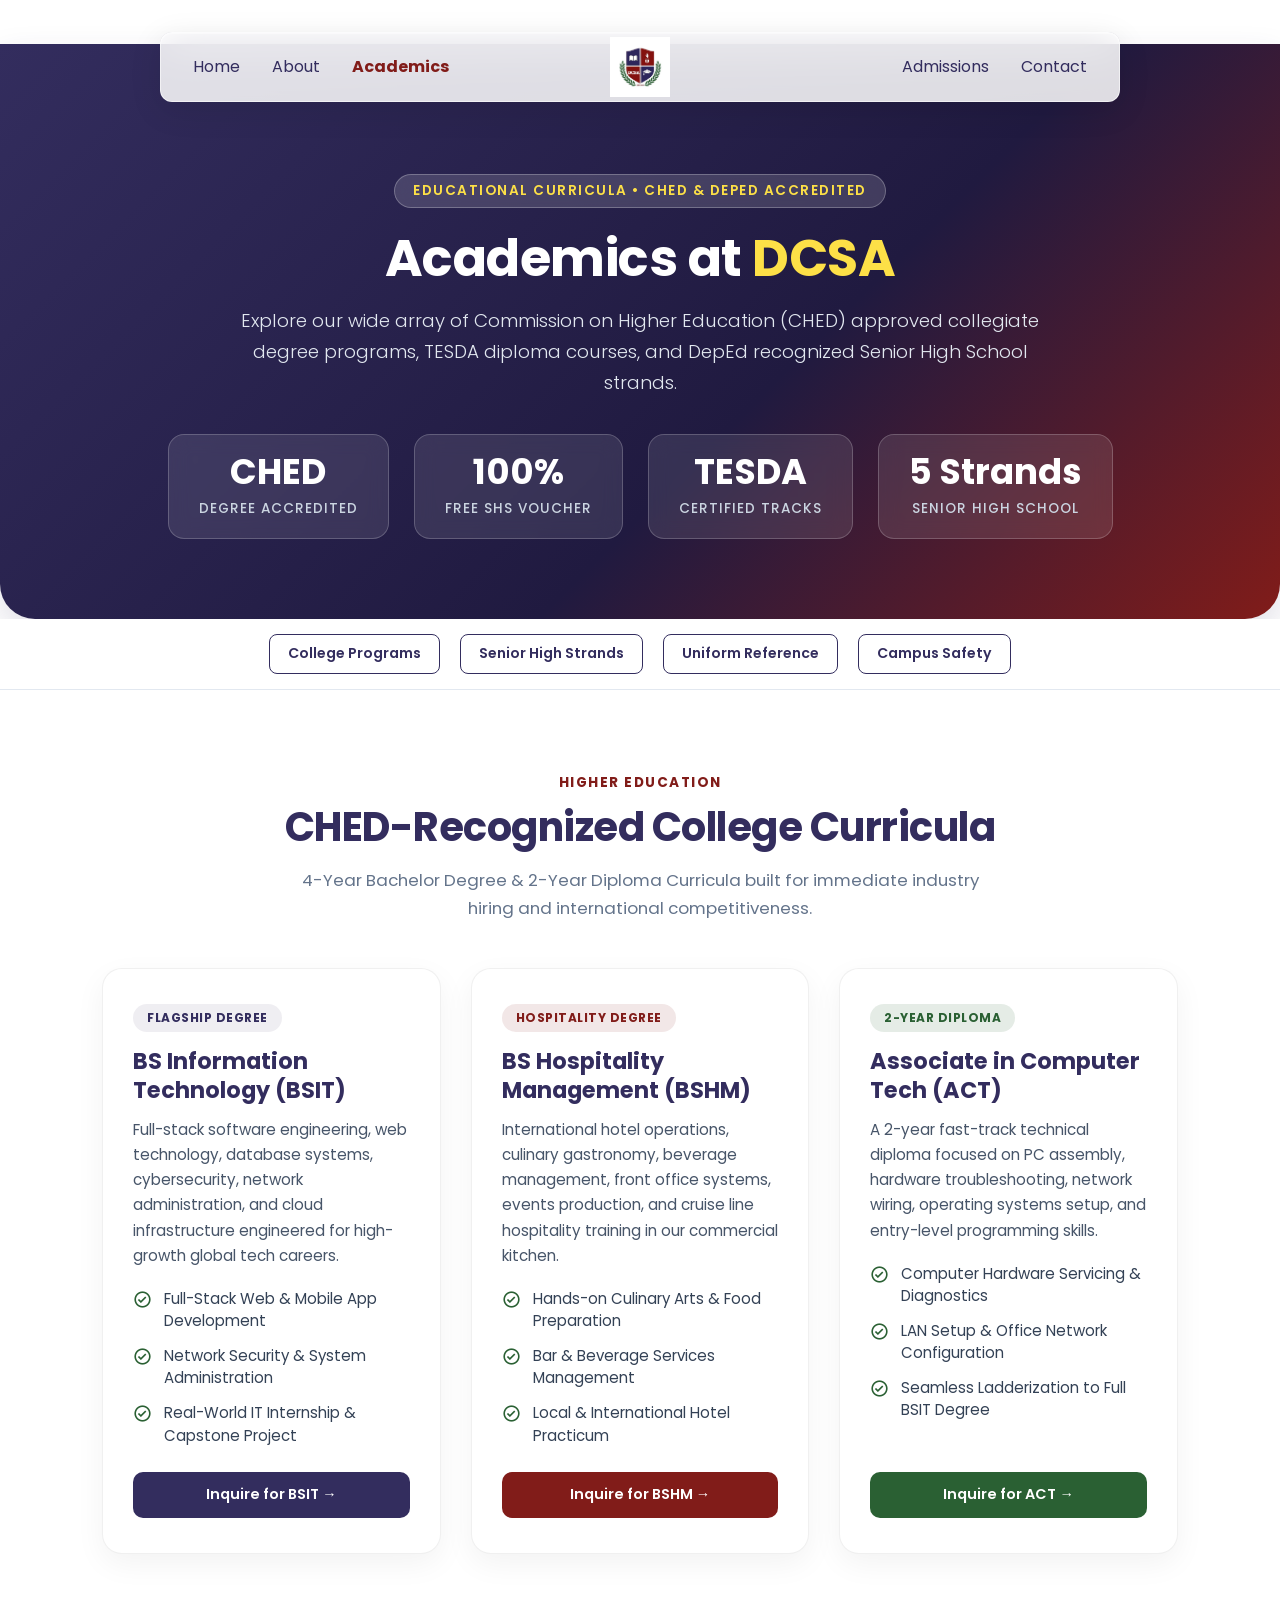
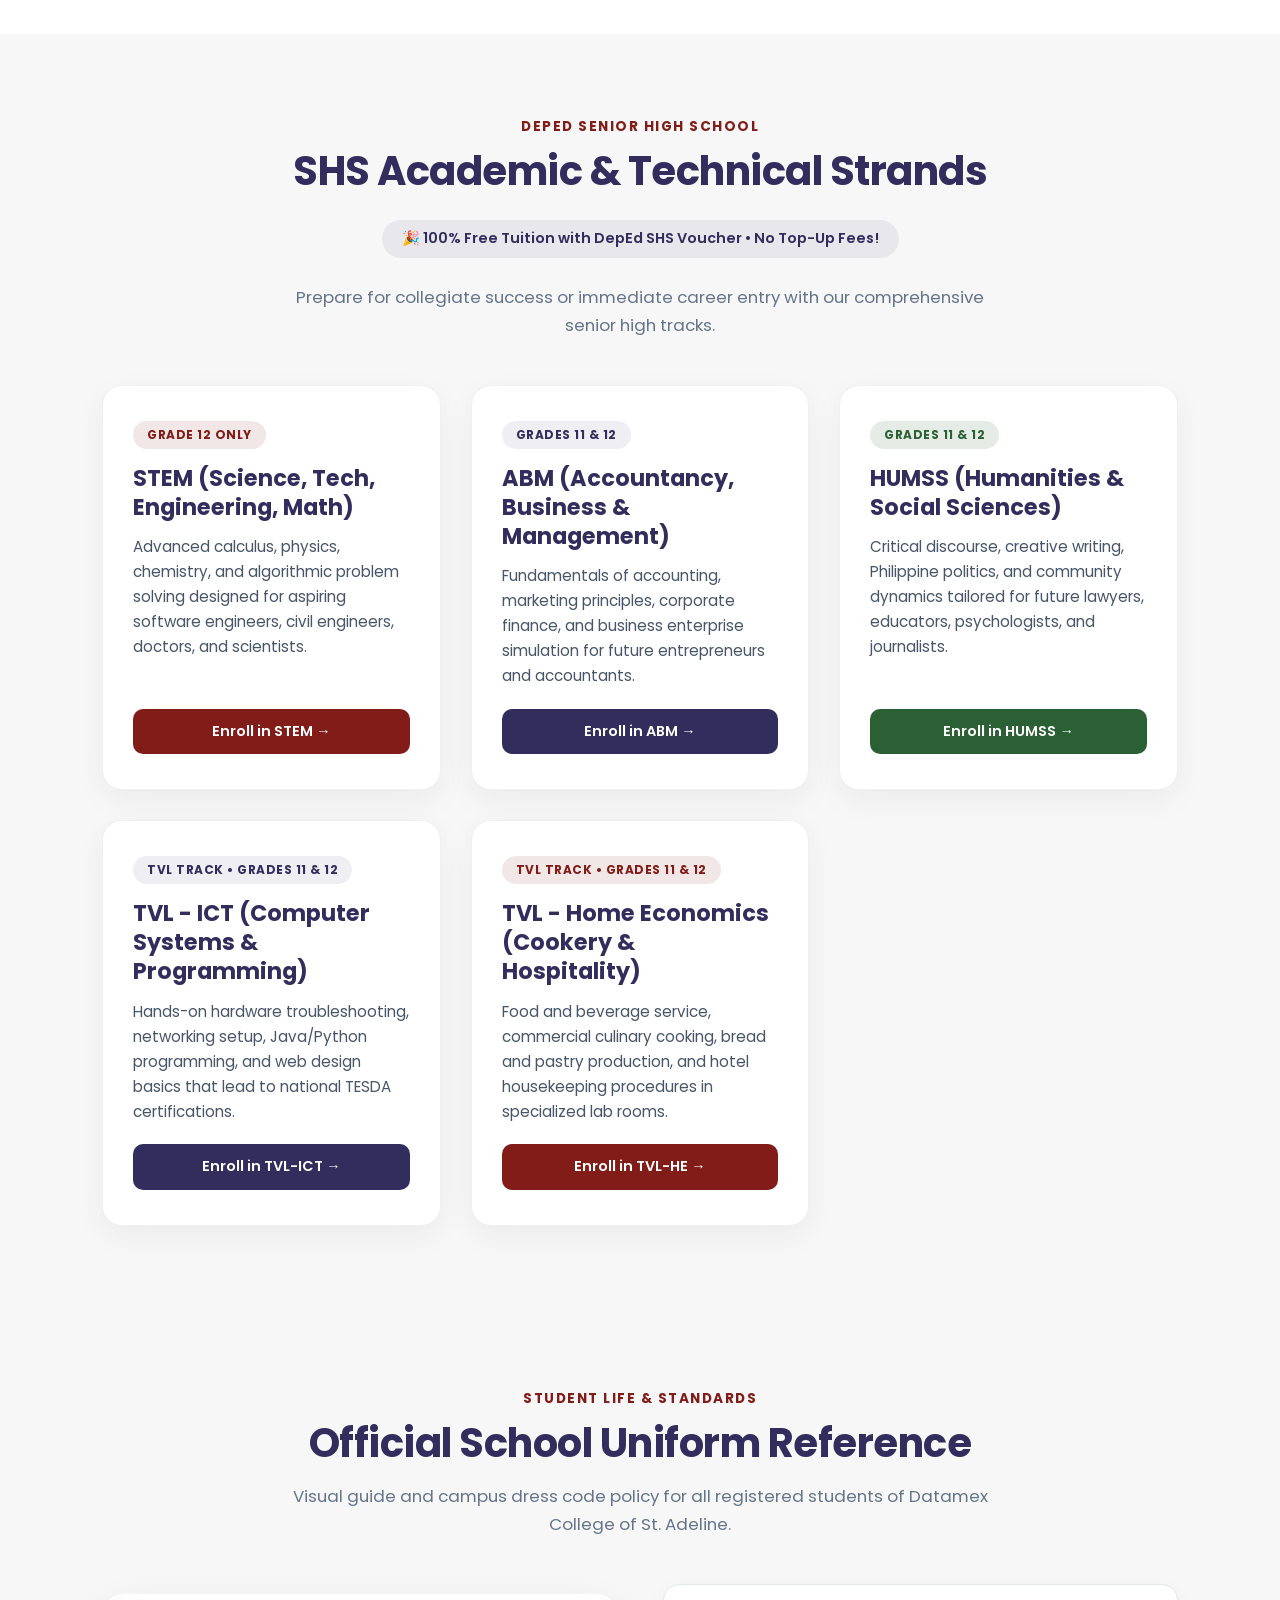
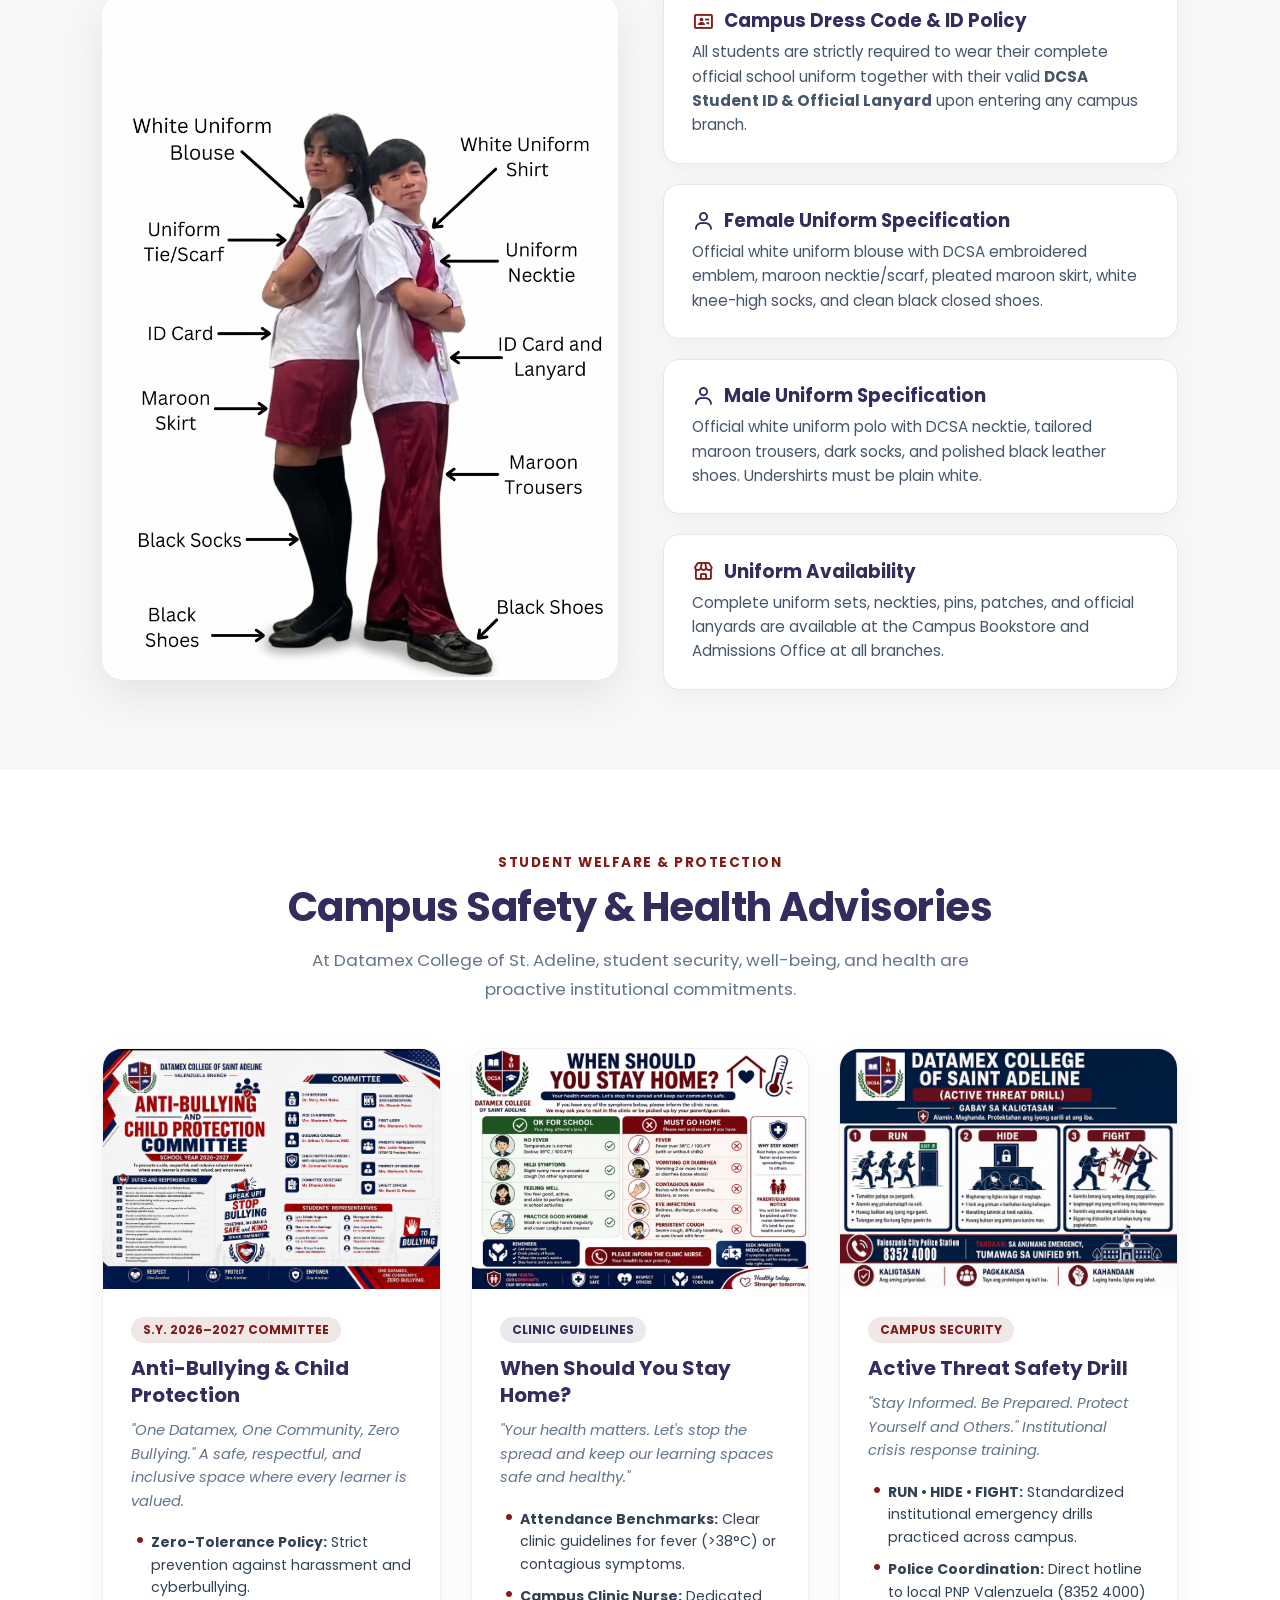
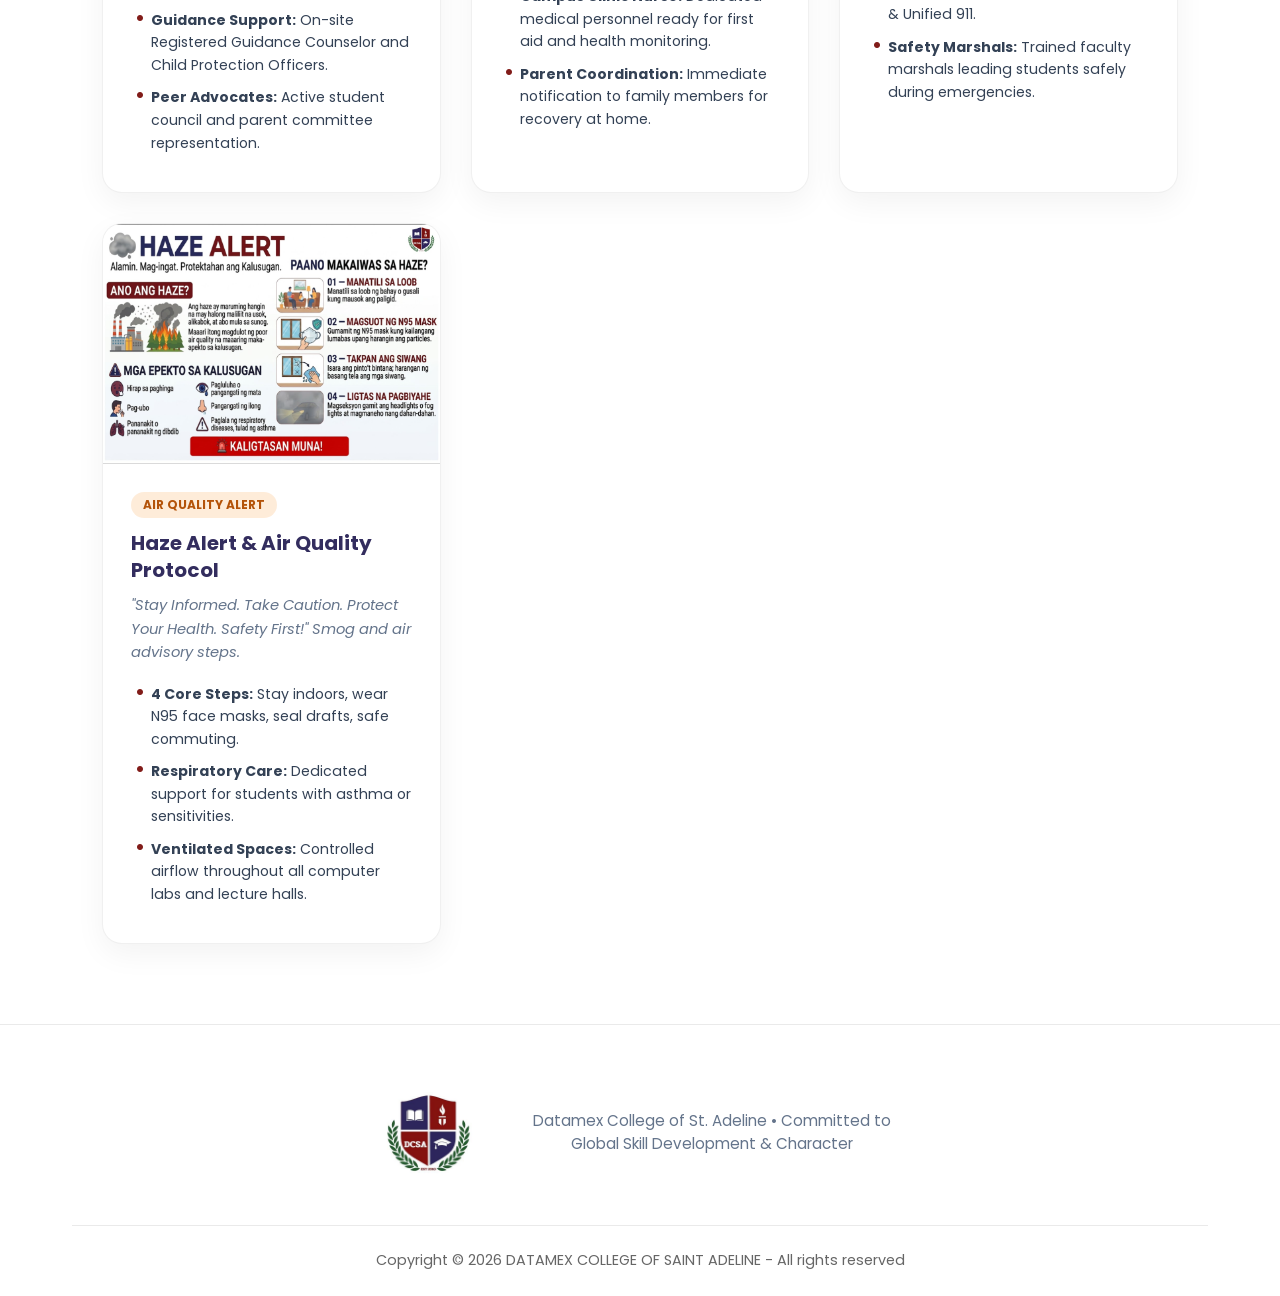
<file: academics.html>
<!DOCTYPE html>
<html lang="en">

<head>
    <meta charset="UTF-8">
    <meta name="viewport" content="width=device-width, initial-scale=1.0">
    <title>Academics & Programs | DATAMEX COLLEGE OF SAINT ADELINE</title>
    <link rel="stylesheet"
        href="https://fonts.googleapis.com/css2?family=Poppins:wght@300;400;500;600;700&display=swap">
    <link href="https://cdn.jsdelivr.net/npm/bootstrap@5.3.0/dist/css/bootstrap.min.css" rel="stylesheet">
    <link rel="shortcut icon" href="img/logo.PNG">
    <link rel="stylesheet" href="css/style.css">
    <link href='https://unpkg.com/boxicons@2.1.4/css/boxicons.min.css' rel='stylesheet'>
</head>

<body>
    <!-- Navigation Bar -->
    <nav class="navbar-custom" id="navbar">
        <div class="navbar-content">
            <div class="navbar-left d-none d-lg-flex">
                <ul class="navbar-links">
                    <li><a href="index.html">Home</a></li>
                    <li><a href="about.html">About</a></li>
                    <li><a href="academics.html" style="font-weight: 700; color: #811C19;">Academics</a></li>
                </ul>
            </div>
            <a class="navbar-brand" href="index.html">
                <img src="img/logo.PNG" alt="DATAMEX Logo">
            </a>
            <div class="navbar-right d-none d-lg-flex">
                <ul class="navbar-links">
                    <li><a href="admissions.html">Admissions</a></li>
                    <li><a href="contact.html">Contact</a></li>
                </ul>
            </div>
            <a href="#modalMenu" class="hamburger-btn d-lg-none" id="menuBtn" aria-label="Open Navigation Menu">
                <i class='bx bx-menu'></i>
            </a>
        </div>
    </nav>

    <!-- Modal Menu (Pure CSS :target) -->
    <div class="modal-menu" id="modalMenu">
        <a href="#" class="modal-overlay" id="modalOverlay" aria-label="Close Navigation Menu"></a>
        <div class="modal-menu-container">
            <div class="modal-header">
                <div class="modal-brand-wrap">
                    <img src="img/logo.PNG" alt="DATAMEX Logo">
                    <div class="modal-brand-text">
                        <span class="modal-brand-name">DATAMEX COLLEGE</span>
                        <span class="modal-brand-tag">Saint Adeline • DCSA</span>
                    </div>
                </div>
                <a href="#" class="close-btn" id="closeBtn" aria-label="Close Navigation Menu">✕</a>
            </div>
            <div class="modal-content">
                <ul class="modal-nav">
                    <li><a href="index.html"><i class='bx bx-home-alt'></i><span>Home</span></a></li>
                    <li><a href="about.html"><i class='bx bx-info-circle'></i><span>About DCSA</span></a></li>
                    <li><a href="academics.html" class="active"><i
                                class='bx bx-book-open'></i><span>Academics</span></a></li>
                    <li><a href="admissions.html"><i class='bx bx-map-pin'></i><span>Admissions & Branches</span></a>
                    </li>
                    <li><a href="contact.html"><i class='bx bx-phone-call'></i><span>Contact Us</span></a></li>
                    <li><a href="index.html#campus-tour"><i class='bx bx-video'></i><span>Campus Video Tour</span></a>
                    </li>
                    <li><a href="index.html#events"><i class='bx bx-calendar-event'></i><span>Campus Events</span></a>
                    </li>
                    <li><a href="index.html#faq"><i class='bx bx-help-circle'></i><span>FAQ</span></a></li>
                </ul>
                <div class="modal-footer-cta">
                    <a href="admissions.html" class="modal-apply-btn">
                        <i class='bx bx-edit-alt'></i>
                        <span>Apply / Inquire Now</span>
                    </a>
                    <div class="modal-quick-info">
                        <span><i class='bx bx-phone'></i> (02) 8-DATAMEX</span>
                        <span><i class='bx bx-check-shield'></i> Accredited</span>
                    </div>
                </div>
            </div>
        </div>
    </div>

    <!-- Subpage Hero -->
    <header class="subpage-hero">
        <div class="subpage-hero-container">
            <span class="subpage-badge">Educational Curricula • CHED & DepEd Accredited</span>
            <h1 class="subpage-title">Academics at <span>DCSA</span></h1>
            <p class="subpage-subtitle">Explore our wide array of Commission on Higher Education (CHED) approved
                collegiate degree programs, TESDA diploma courses, and DepEd recognized Senior High School strands.</p>

            <div class="subpage-stats-row">
                <div class="subpage-stat-pill">
                    <span class="subpage-stat-num">CHED</span>
                    <span class="subpage-stat-lbl">Degree Accredited</span>
                </div>
                <div class="subpage-stat-pill">
                    <span class="subpage-stat-num">100%</span>
                    <span class="subpage-stat-lbl">Free SHS Voucher</span>
                </div>
                <div class="subpage-stat-pill">
                    <span class="subpage-stat-num">TESDA</span>
                    <span class="subpage-stat-lbl">Certified Tracks</span>
                </div>
                <div class="subpage-stat-pill">
                    <span class="subpage-stat-num">5 Strands</span>
                    <span class="subpage-stat-lbl">Senior High School</span>
                </div>
            </div>
        </div>
    </header>

    <!-- Quick Navigation Anchor Bar -->
    <div
        style="background: #ffffff; border-bottom: 1px solid #e2e8f0; padding: 15px 0; position: sticky; top: 80px; z-index: 90;">
        <div class="container text-center"
            style="max-width: 900px; display: flex; justify-content: center; gap: 20px; flex-wrap: wrap;">
            <a href="#college" class="branch-btn branch-btn-secondary"
                style="font-size: 0.88rem; padding: 8px 18px;">College Programs</a>
            <a href="#shs" class="branch-btn branch-btn-secondary" style="font-size: 0.88rem; padding: 8px 18px;">Senior
                High Strands</a>
            <a href="#uniform" class="branch-btn branch-btn-secondary"
                style="font-size: 0.88rem; padding: 8px 18px;">Uniform Reference</a>
            <a href="#safety" class="branch-btn branch-btn-secondary"
                style="font-size: 0.88rem; padding: 8px 18px;">Campus Safety</a>
        </div>
    </div>

    <!-- College Programs Section -->
    <section id="college" class="programs-section" style="background: #ffffff;">
        <div class="container" style="max-width: 1100px;">
            <div class="text-center">
                <span class="section-tag">Higher Education</span>
                <h2 class="section-main-title">CHED-Recognized College Curricula</h2>
                <p class="section-main-desc">4-Year Bachelor Degree & 2-Year Diploma Curricula built for immediate
                    industry hiring and international competitiveness.</p>
            </div>

            <div class="programs-grid">
                <!-- BSIT -->
                <div class="program-card accent-blue">
                    <div>
                        <span class="program-badge">Flagship Degree</span>
                        <h3 class="program-title">BS Information Technology (BSIT)</h3>
                        <p class="program-desc">Full-stack software engineering, web technology, database systems,
                            cybersecurity, network administration, and cloud infrastructure engineered for high-growth
                            global tech careers.</p>
                        <ul class="req-list" style="margin-bottom: 25px;">
                            <li><i class='bx bx-check-circle'></i> Full-Stack Web & Mobile App Development</li>
                            <li><i class='bx bx-check-circle'></i> Network Security & System Administration</li>
                            <li><i class='bx bx-check-circle'></i> Real-World IT Internship & Capstone Project</li>
                        </ul>
                    </div>
                    <a href="admissions.html#branches" class="program-btn">Inquire for BSIT &rarr;</a>
                </div>

                <!-- BSHM -->
                <div class="program-card accent-red">
                    <div>
                        <span class="program-badge badge-red">Hospitality Degree</span>
                        <h3 class="program-title">BS Hospitality Management (BSHM)</h3>
                        <p class="program-desc">International hotel operations, culinary gastronomy, beverage
                            management, front office systems, events production, and cruise line hospitality training in
                            our commercial kitchen.</p>
                        <ul class="req-list" style="margin-bottom: 25px;">
                            <li><i class='bx bx-check-circle'></i> Hands-on Culinary Arts & Food Preparation</li>
                            <li><i class='bx bx-check-circle'></i> Bar & Beverage Services Management</li>
                            <li><i class='bx bx-check-circle'></i> Local & International Hotel Practicum</li>
                        </ul>
                    </div>
                    <a href="admissions.html#branches" class="program-btn" style="background: #811C19;">Inquire for BSHM
                        &rarr;</a>
                </div>

                <!-- ACT -->
                <div class="program-card accent-green">
                    <div>
                        <span class="program-badge badge-green">2-Year Diploma</span>
                        <h3 class="program-title">Associate in Computer Tech (ACT)</h3>
                        <p class="program-desc">A 2-year fast-track technical diploma focused on PC assembly, hardware
                            troubleshooting, network wiring, operating systems setup, and entry-level programming
                            skills.</p>
                        <ul class="req-list" style="margin-bottom: 25px;">
                            <li><i class='bx bx-check-circle'></i> Computer Hardware Servicing & Diagnostics</li>
                            <li><i class='bx bx-check-circle'></i> LAN Setup & Office Network Configuration</li>
                            <li><i class='bx bx-check-circle'></i> Seamless Ladderization to Full BSIT Degree</li>
                        </ul>
                    </div>
                    <a href="admissions.html#branches" class="program-btn" style="background: #2A6033;">Inquire for ACT
                        &rarr;</a>
                </div>
            </div>
        </div>
    </section>

    <!-- Senior High School Strands -->
    <section id="shs" class="programs-section" style="background: #F7F7F7;">
        <div class="container" style="max-width: 1100px;">
            <div class="text-center">
                <span class="section-tag">DepEd Senior High School</span>
                <h2 class="section-main-title">SHS Academic & Technical Strands</h2>
                <div
                    style="display: inline-block; background: rgba(51, 45, 94, 0.08); color: #332D5E; padding: 8px 20px; border-radius: 50px; font-weight: 600; font-size: 0.9rem; margin: 10px 0 25px;">
                    🎉 100% Free Tuition with DepEd SHS Voucher • No Top-Up Fees!
                </div>
                <p class="section-main-desc">Prepare for collegiate success or immediate career entry with our
                    comprehensive senior high tracks.</p>
            </div>

            <div class="programs-grid">
                <!-- STEM -->
                <div class="program-card accent-red">
                    <div>
                        <span class="program-badge badge-red">Grade 12 Only</span>
                        <h3 class="program-title">STEM (Science, Tech, Engineering, Math)</h3>
                        <p class="program-desc">Advanced calculus, physics, chemistry, and algorithmic problem solving
                            designed for aspiring software engineers, civil engineers, doctors, and scientists.</p>
                    </div>
                    <a href="admissions.html#branches" class="program-btn" style="background: #811C19;">Enroll in STEM
                        &rarr;</a>
                </div>

                <!-- ABM -->
                <div class="program-card accent-blue">
                    <div>
                        <span class="program-badge">Grades 11 & 12</span>
                        <h3 class="program-title">ABM (Accountancy, Business & Management)</h3>
                        <p class="program-desc">Fundamentals of accounting, marketing principles, corporate finance, and
                            business enterprise simulation for future entrepreneurs and accountants.</p>
                    </div>
                    <a href="admissions.html#branches" class="program-btn">Enroll in ABM &rarr;</a>
                </div>

                <!-- HUMSS -->
                <div class="program-card accent-green">
                    <div>
                        <span class="program-badge badge-green">Grades 11 & 12</span>
                        <h3 class="program-title">HUMSS (Humanities & Social Sciences)</h3>
                        <p class="program-desc">Critical discourse, creative writing, Philippine politics, and community
                            dynamics tailored for future lawyers, educators, psychologists, and journalists.</p>
                    </div>
                    <a href="admissions.html#branches" class="program-btn" style="background: #2A6033;">Enroll in HUMSS
                        &rarr;</a>
                </div>

                <!-- TVL - ICT -->
                <div class="program-card accent-blue">
                    <div>
                        <span class="program-badge">TVL Track • Grades 11 & 12</span>
                        <h3 class="program-title">TVL - ICT (Computer Systems & Programming)</h3>
                        <p class="program-desc">Hands-on hardware troubleshooting, networking setup, Java/Python
                            programming, and web design basics that lead to national TESDA certifications.</p>
                    </div>
                    <a href="admissions.html#branches" class="program-btn">Enroll in TVL-ICT &rarr;</a>
                </div>

                <!-- TVL - Home Economics -->
                <div class="program-card accent-red">
                    <div>
                        <span class="program-badge badge-red">TVL Track • Grades 11 & 12</span>
                        <h3 class="program-title">TVL - Home Economics (Cookery & Hospitality)</h3>
                        <p class="program-desc">Food and beverage service, commercial culinary cooking, bread and pastry
                            production, and hotel housekeeping procedures in specialized lab rooms.</p>
                    </div>
                    <a href="admissions.html#branches" class="program-btn" style="background: #811C19;">Enroll in TVL-HE
                        &rarr;</a>
                </div>
            </div>
        </div>
    </section>

    <!-- Uniform Reference -->
    <section class="uniform-section" id="uniform">
        <div class="container" style="max-width: 1100px;">
            <div class="text-center">
                <span class="section-tag">Student Life & Standards</span>
                <h2 class="section-main-title">Official School Uniform Reference</h2>
                <p class="section-main-desc">Visual guide and campus dress code policy for all registered students of
                    Datamex College of St. Adeline.</p>
            </div>

            <div class="uniform-grid">
                <div class="uniform-photo-box">
                    <img src="img/Gemini_Generated_Image_g37vzug37vzug37v.jpg"
                        alt="Official DCSA Student Uniform Reference Guide">
                </div>

                <div class="uniform-policy-cards">
                    <div class="uniform-policy-card">
                        <h4 class="uniform-policy-title"><i class='bx bx-id-card'
                                style="color: #811C19; font-size: 1.4rem;"></i> Campus Dress Code & ID Policy</h4>
                        <p class="uniform-policy-desc">All students are strictly required to wear their complete
                            official school uniform together with their valid <strong>DCSA Student ID & Official
                                Lanyard</strong> upon entering any campus branch.</p>
                    </div>

                    <div class="uniform-policy-card navy-border">
                        <h4 class="uniform-policy-title"><i class='bx bx-user'
                                style="color: #332D5E; font-size: 1.4rem;"></i> Female Uniform Specification</h4>
                        <p class="uniform-policy-desc">Official white uniform blouse with DCSA embroidered emblem,
                            maroon necktie/scarf, pleated maroon skirt, white knee-high socks, and clean black closed
                            shoes.</p>
                    </div>

                    <div class="uniform-policy-card navy-border">
                        <h4 class="uniform-policy-title"><i class='bx bx-user'
                                style="color: #332D5E; font-size: 1.4rem;"></i> Male Uniform Specification</h4>
                        <p class="uniform-policy-desc">Official white uniform polo with DCSA necktie, tailored maroon
                            trousers, dark socks, and polished black leather shoes. Undershirts must be plain white.</p>
                    </div>

                    <div class="uniform-policy-card">
                        <h4 class="uniform-policy-title"><i class='bx bx-store'
                                style="color: #811C19; font-size: 1.4rem;"></i> Uniform Availability</h4>
                        <p class="uniform-policy-desc">Complete uniform sets, neckties, pins, patches, and official
                            lanyards are available at the Campus Bookstore and Admissions Office at all branches.</p>
                    </div>
                </div>
            </div>
        </div>
    </section>

    <!-- Campus Safety & Health Advisories -->
    <section class="safety-section" id="safety" style="background: #ffffff;">
        <div class="container" style="max-width: 1100px;">
            <div class="text-center">
                <span class="section-tag">Student Welfare & Protection</span>
                <h2 class="section-main-title">Campus Safety & Health Advisories</h2>
                <p class="section-main-desc">At Datamex College of St. Adeline, student security, well-being, and health
                    are proactive institutional commitments.</p>
            </div>

            <div class="safety-grid">
                <!-- Anti-Bullying Card -->
                <div class="safety-card">
                    <div class="safety-img-box">
                        <img src="img/anti-bullying.png" alt="Anti-Bullying & Child Protection Committee">
                    </div>
                    <div class="safety-card-body">
                        <span class="safety-badge">S.Y. 2026–2027 Committee</span>
                        <h4 class="safety-title">Anti-Bullying & Child Protection</h4>
                        <p class="safety-desc">"One Datamex, One Community, Zero Bullying." A safe, respectful, and
                            inclusive space where every learner is valued.</p>
                        <ul class="safety-list">
                            <li><strong>Zero-Tolerance Policy:</strong> Strict prevention against harassment and
                                cyberbullying.</li>
                            <li><strong>Guidance Support:</strong> On-site Registered Guidance Counselor and Child
                                Protection Officers.</li>
                            <li><strong>Peer Advocates:</strong> Active student council and parent committee
                                representation.</li>
                        </ul>
                    </div>
                </div>

                <!-- Health & Stay Home Protocol -->
                <div class="safety-card">
                    <div class="safety-img-box">
                        <img src="img/stay-home-policy.jpg" alt="When Should You Stay Home - Health Protocol">
                    </div>
                    <div class="safety-card-body">
                        <span class="safety-badge navy-badge">Clinic Guidelines</span>
                        <h4 class="safety-title">When Should You Stay Home?</h4>
                        <p class="safety-desc">"Your health matters. Let's stop the spread and keep our learning spaces
                            safe and healthy."</p>
                        <ul class="safety-list">
                            <li><strong>Attendance Benchmarks:</strong> Clear clinic guidelines for fever (&gt;38°C) or
                                contagious symptoms.</li>
                            <li><strong>Campus Clinic Nurse:</strong> Dedicated medical personnel ready for first aid
                                and health monitoring.</li>
                            <li><strong>Parent Coordination:</strong> Immediate notification to family members for
                                recovery at home.</li>
                        </ul>
                    </div>
                </div>

                <!-- Active Threat Drill -->
                <div class="safety-card">
                    <div class="safety-img-box">
                        <img src="img/active-threat-drill.png" alt="Active Threat Drill Safety Guidelines">
                    </div>
                    <div class="safety-card-body">
                        <span class="safety-badge">Campus Security</span>
                        <h4 class="safety-title">Active Threat Safety Drill</h4>
                        <p class="safety-desc">"Stay Informed. Be Prepared. Protect Yourself and Others." Institutional
                            crisis response training.</p>
                        <ul class="safety-list">
                            <li><strong>RUN • HIDE • FIGHT:</strong> Standardized institutional emergency drills
                                practiced across campus.</li>
                            <li><strong>Police Coordination:</strong> Direct hotline to local PNP Valenzuela (8352 4000)
                                & Unified 911.</li>
                            <li><strong>Safety Marshals:</strong> Trained faculty marshals leading students safely
                                during emergencies.</li>
                        </ul>
                    </div>
                </div>

                <!-- Haze Alert -->
                <div class="safety-card">
                    <div class="safety-img-box">
                        <img src="img/haze-alert.png" alt="Haze Alert Health Advisory">
                    </div>
                    <div class="safety-card-body">
                        <span class="safety-badge gold-badge">Air Quality Alert</span>
                        <h4 class="safety-title">Haze Alert & Air Quality Protocol</h4>
                        <p class="safety-desc">"Stay Informed. Take Caution. Protect Your Health. Safety First!" Smog
                            and air advisory steps.</p>
                        <ul class="safety-list">
                            <li><strong>4 Core Steps:</strong> Stay indoors, wear N95 face masks, seal drafts, safe
                                commuting.</li>
                            <li><strong>Respiratory Care:</strong> Dedicated support for students with asthma or
                                sensitivities.</li>
                            <li><strong>Ventilated Spaces:</strong> Controlled airflow throughout all computer labs and
                                lecture halls.</li>
                        </ul>
                    </div>
                </div>
            </div>
        </div>
    </section>

    <!-- Footer -->
    <footer>
        <div class="footer-container">
            <div class="footer-brand-section">
                <div class="brand-content">
                    <img src="img/logo.PNG" alt="DATAMEX Logo" class="brand-logo">
                    <p
                        style="color: #64748b; font-size: 0.95rem; margin-top: 15px; max-width: 400px; text-align: center;">
                        Datamex College of St. Adeline • Committed to Global Skill Development & Character</p>
                </div>
            </div>

            <div class="footer-copyright">
                <p>Copyright © 2026 DATAMEX COLLEGE OF SAINT ADELINE - All rights reserved</p>
            </div>
        </div>
    </footer>
</body>

</html>
</file>
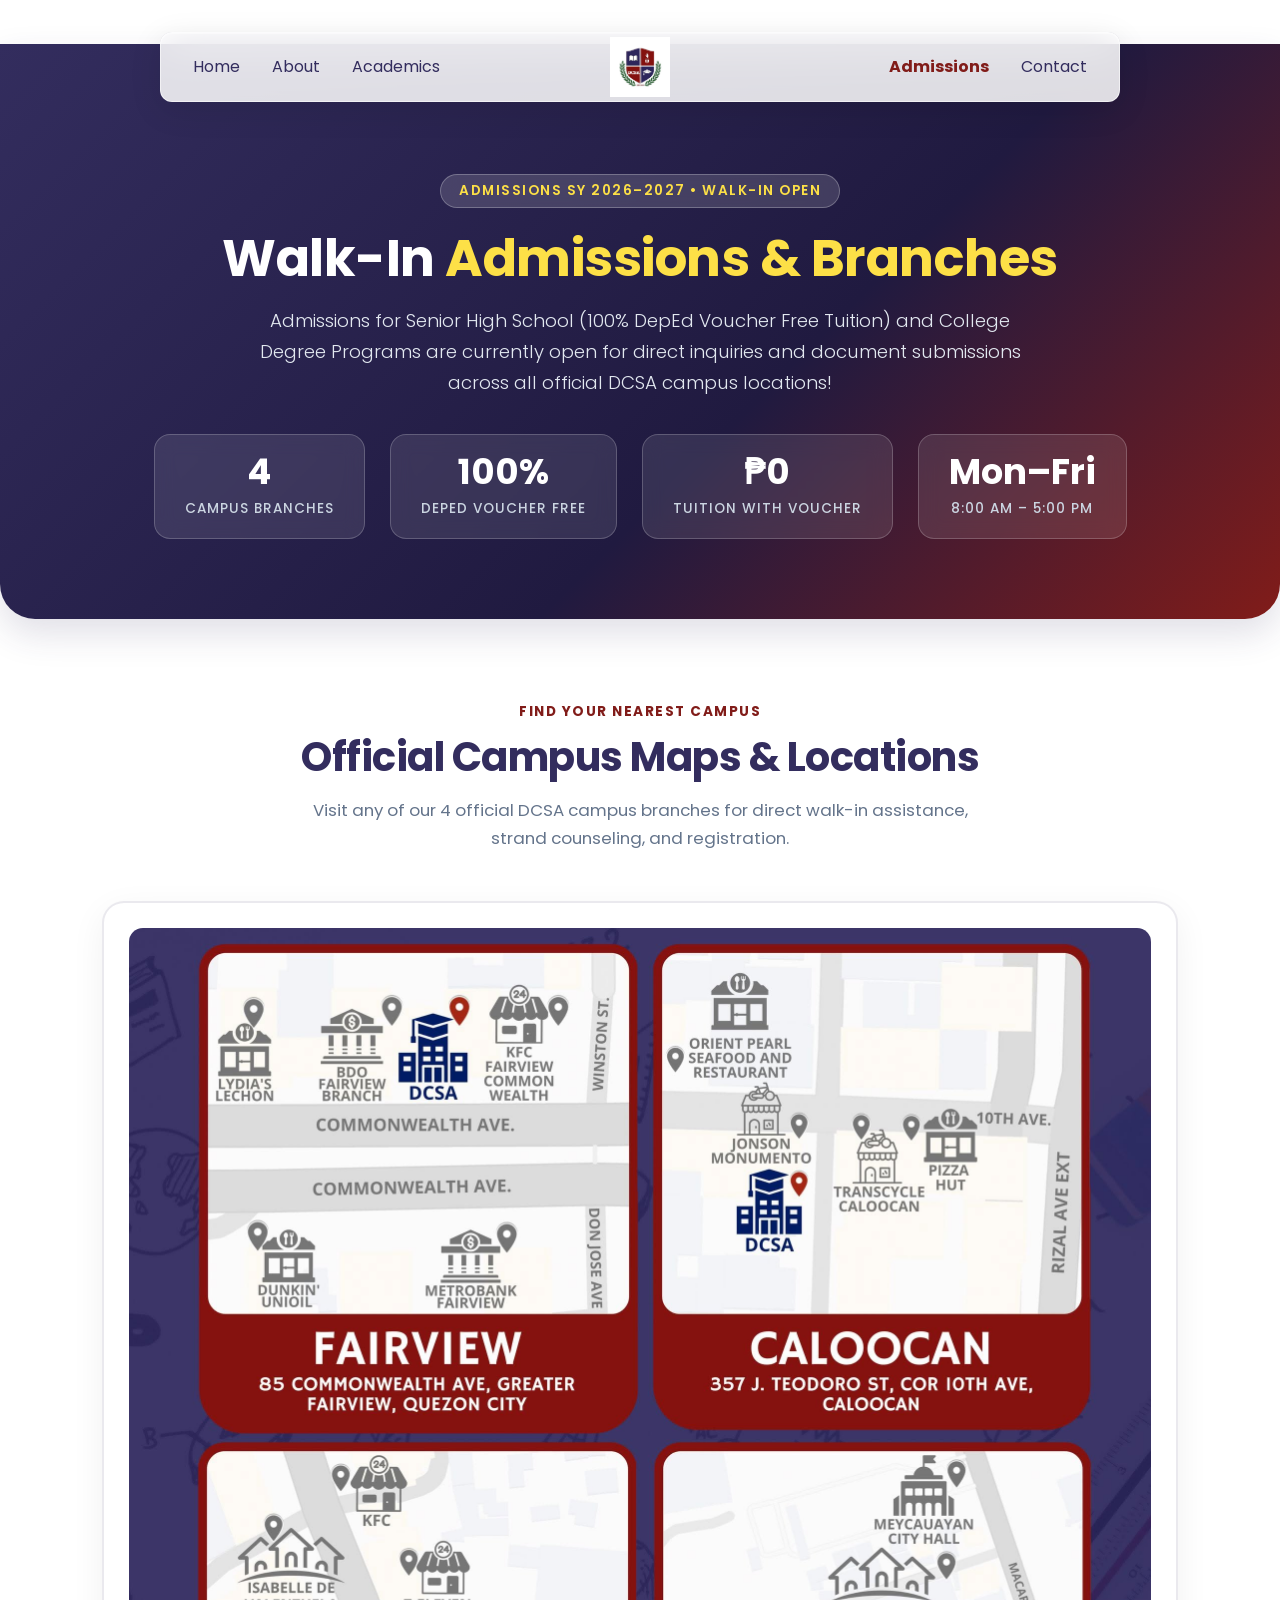
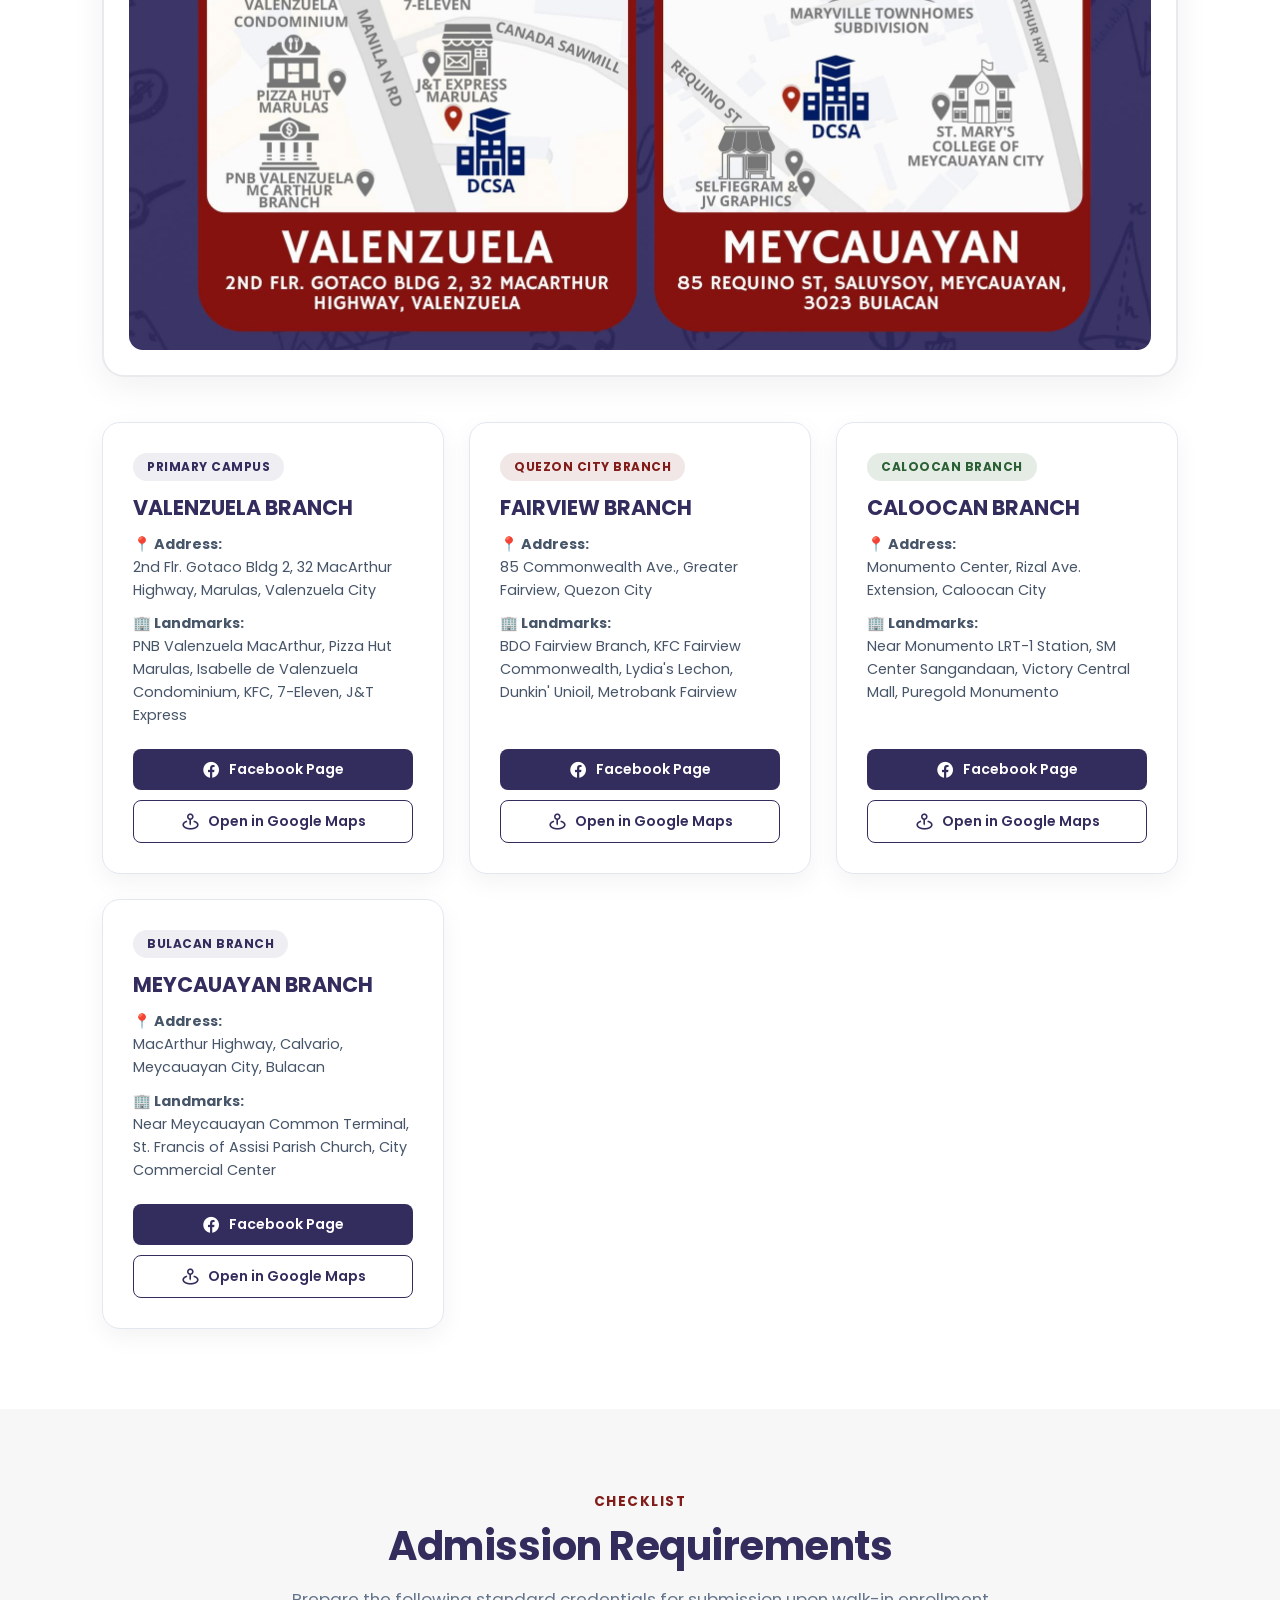
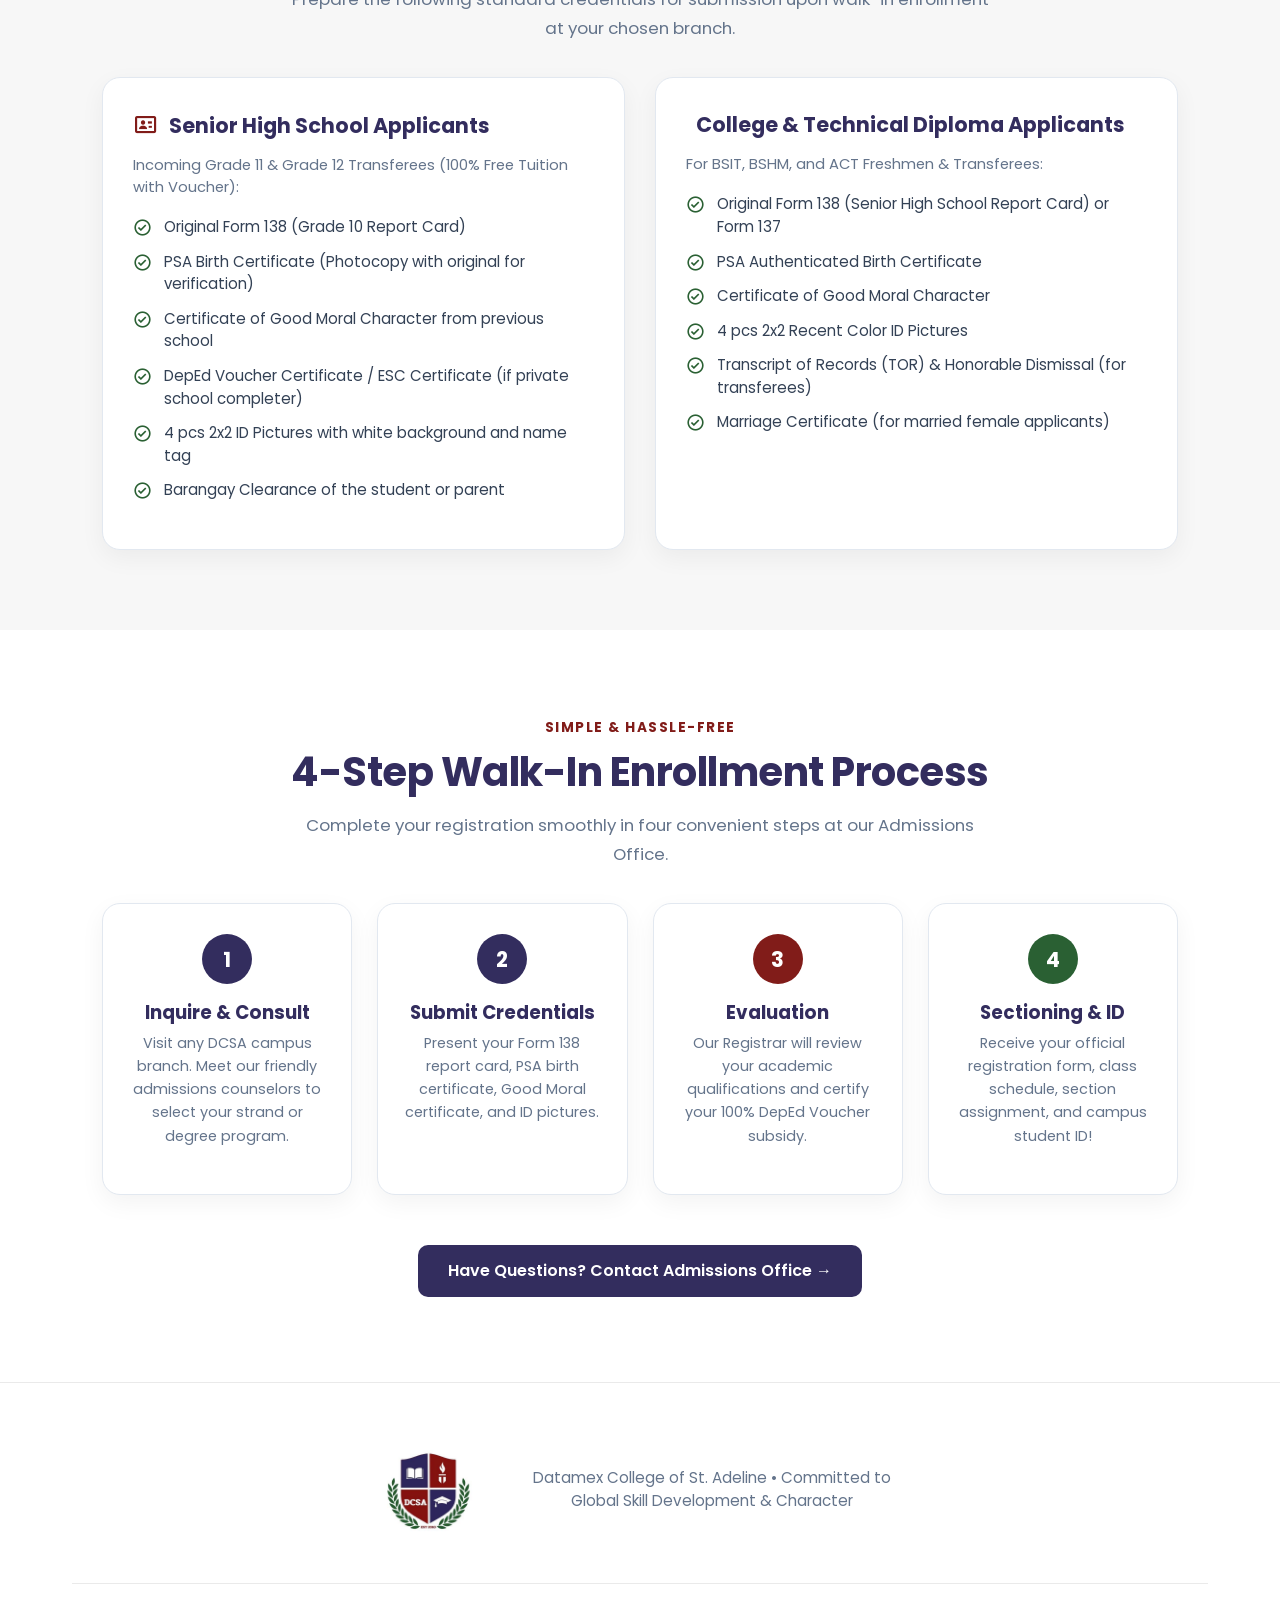
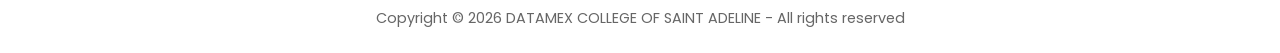
<file: admissions.html>
<!DOCTYPE html>
<html lang="en">
<head>
    <meta charset="UTF-8">
    <meta name="viewport" content="width=device-width, initial-scale=1.0">
    <title>Walk-In Admissions & Campus Branches | DATAMEX COLLEGE OF SAINT ADELINE</title>
    <link rel="stylesheet" href="https://fonts.googleapis.com/css2?family=Poppins:wght@300;400;500;600;700&display=swap">
    <link href="https://cdn.jsdelivr.net/npm/bootstrap@5.3.0/dist/css/bootstrap.min.css" rel="stylesheet">
    <link rel="shortcut icon" href="img/logo.PNG">
    <link rel="stylesheet" href="css/style.css">
    <link href='https://unpkg.com/boxicons@2.1.4/css/boxicons.min.css' rel='stylesheet'>
</head>
<body>
    <!-- Navigation Bar -->
    <nav class="navbar-custom" id="navbar">
        <div class="navbar-content">
            <div class="navbar-left d-none d-lg-flex">
                <ul class="navbar-links">
                    <li><a href="index.html">Home</a></li>
                    <li><a href="about.html">About</a></li>
                    <li><a href="academics.html">Academics</a></li>
                </ul>
            </div>
            <a class="navbar-brand" href="index.html">
                <img src="img/logo.PNG" alt="DATAMEX Logo">
            </a>
            <div class="navbar-right d-none d-lg-flex">
                <ul class="navbar-links">
                    <li><a href="admissions.html" style="font-weight: 700; color: #811C19;">Admissions</a></li>
                    <li><a href="contact.html">Contact</a></li>
                </ul>
            </div>
            <a href="#modalMenu" class="hamburger-btn d-lg-none" id="menuBtn" aria-label="Open Navigation Menu">
                <i class='bx bx-menu'></i>
            </a>
        </div>
    </nav>

    <!-- Modal Menu (Pure CSS :target) -->
    <div class="modal-menu" id="modalMenu">
        <a href="#" class="modal-overlay" id="modalOverlay" aria-label="Close Navigation Menu"></a>
        <div class="modal-menu-container">
            <div class="modal-header">
                <div class="modal-brand-wrap">
                    <img src="img/logo.PNG" alt="DATAMEX Logo">
                    <div class="modal-brand-text">
                        <span class="modal-brand-name">DATAMEX COLLEGE</span>
                        <span class="modal-brand-tag">Saint Adeline • DCSA</span>
                    </div>
                </div>
                <a href="#" class="close-btn" id="closeBtn" aria-label="Close Navigation Menu">✕</a>
            </div>
            <div class="modal-content">
                <ul class="modal-nav">
                    <li><a href="index.html"><i class='bx bx-home-alt'></i><span>Home</span></a></li>
                    <li><a href="about.html"><i class='bx bx-info-circle'></i><span>About DCSA</span></a></li>
                    <li><a href="academics.html"><i class='bx bx-book-open'></i><span>Academics</span></a></li>
                    <li><a href="admissions.html" class="active"><i class='bx bx-map-pin'></i><span>Admissions & Branches</span></a></li>
                    <li><a href="contact.html"><i class='bx bx-phone-call'></i><span>Contact Us</span></a></li>
                    <li><a href="index.html#campus-tour"><i class='bx bx-video'></i><span>Campus Video Tour</span></a></li>
                    <li><a href="index.html#events"><i class='bx bx-calendar-event'></i><span>Campus Events</span></a></li>
                    <li><a href="index.html#faq"><i class='bx bx-help-circle'></i><span>FAQ</span></a></li>
                </ul>
                <div class="modal-footer-cta">
                    <a href="admissions.html" class="modal-apply-btn">
                        <i class='bx bx-edit-alt'></i>
                        <span>Apply / Inquire Now</span>
                    </a>
                    <div class="modal-quick-info">
                        <span><i class='bx bx-phone'></i> (02) 8-DATAMEX</span>
                        <span><i class='bx bx-check-shield'></i> Accredited</span>
                    </div>
                </div>
            </div>
        </div>
    </div>

    <!-- Subpage Hero -->
    <header class="subpage-hero">
        <div class="subpage-hero-container">
            <span class="subpage-badge">Admissions SY 2026–2027 • Walk-In Open</span>
            <h1 class="subpage-title">Walk-In <span>Admissions & Branches</span></h1>
            <p class="subpage-subtitle">Admissions for Senior High School (100% DepEd Voucher Free Tuition) and College Degree Programs are currently open for direct inquiries and document submissions across all official DCSA campus locations!</p>
            
            <div class="subpage-stats-row">
                <div class="subpage-stat-pill">
                    <span class="subpage-stat-num">4</span>
                    <span class="subpage-stat-lbl">Campus Branches</span>
                </div>
                <div class="subpage-stat-pill">
                    <span class="subpage-stat-num">100%</span>
                    <span class="subpage-stat-lbl">DepEd Voucher Free</span>
                </div>
                <div class="subpage-stat-pill">
                    <span class="subpage-stat-num">₱0</span>
                    <span class="subpage-stat-lbl">Tuition with Voucher</span>
                </div>
                <div class="subpage-stat-pill">
                    <span class="subpage-stat-num">Mon–Fri</span>
                    <span class="subpage-stat-lbl">8:00 AM – 5:00 PM</span>
                </div>
            </div>
        </div>
    </header>

    <!-- Campus Branches Section -->
    <section id="branches" class="programs-section" style="background: #ffffff;">
        <div class="container" style="max-width: 1100px;">
            <div class="text-center mb-5">
                <span class="section-tag">Find Your Nearest Campus</span>
                <h2 class="section-main-title">Official Campus Maps & Locations</h2>
                <p class="section-main-desc">Visit any of our 4 official DCSA campus branches for direct walk-in assistance, strand counseling, and registration.</p>
            </div>

            <!-- Campus Branches Map Graphic -->
            <div class="branches-map-card">
                <img src="img/dcsa-branches-map.png" alt="DCSA Official Campus Branches Map">
            </div>

            <!-- 4 Branches Grid -->
            <div class="branches-grid">
                <!-- Valenzuela Branch -->
                <div class="branch-card">
                    <div>
                        <span class="program-badge">Primary Campus</span>
                        <h3 class="branch-name">VALENZUELA BRANCH</h3>
                        <div class="branch-meta">
                            <p style="margin-bottom: 10px;"><strong>📍 Address:</strong><br>2nd Flr. Gotaco Bldg 2, 32 MacArthur Highway, Marulas, Valenzuela City</p>
                            <p style="margin-bottom: 0;"><strong>🏢 Landmarks:</strong><br>PNB Valenzuela MacArthur, Pizza Hut Marulas, Isabelle de Valenzuela Condominium, KFC, 7-Eleven, J&T Express</p>
                        </div>
                    </div>
                    <div class="branch-btns">
                        <a href="https://www.facebook.com/datamexcollegeofstadelinevalenzuela" target="_blank" rel="noopener noreferrer" class="branch-btn branch-btn-primary">
                            <i class='bx bxl-facebook-circle' style="font-size: 1.2rem;"></i> Facebook Page
                        </a>
                        <a href="https://maps.google.com/?q=32+MacArthur+Highway+Valenzuela" target="_blank" rel="noopener noreferrer" class="branch-btn branch-btn-secondary">
                            <i class='bx bx-map-pin' style="font-size: 1.2rem;"></i> Open in Google Maps
                        </a>
                    </div>
                </div>

                <!-- Fairview Branch -->
                <div class="branch-card">
                    <div>
                        <span class="program-badge badge-red">Quezon City Branch</span>
                        <h3 class="branch-name">FAIRVIEW BRANCH</h3>
                        <div class="branch-meta">
                            <p style="margin-bottom: 10px;"><strong>📍 Address:</strong><br>85 Commonwealth Ave., Greater Fairview, Quezon City</p>
                            <p style="margin-bottom: 0;"><strong>🏢 Landmarks:</strong><br>BDO Fairview Branch, KFC Fairview Commonwealth, Lydia's Lechon, Dunkin' Unioil, Metrobank Fairview</p>
                        </div>
                    </div>
                    <div class="branch-btns">
                        <a href="https://www.facebook.com/datamexcollegeofstadelinefairview" target="_blank" rel="noopener noreferrer" class="branch-btn branch-btn-primary">
                            <i class='bx bxl-facebook-circle' style="font-size: 1.2rem;"></i> Facebook Page
                        </a>
                        <a href="https://maps.google.com/?q=85+Commonwealth+Ave+Fairview+Quezon+City" target="_blank" rel="noopener noreferrer" class="branch-btn branch-btn-secondary">
                            <i class='bx bx-map-pin' style="font-size: 1.2rem;"></i> Open in Google Maps
                        </a>
                    </div>
                </div>

                <!-- Caloocan Branch -->
                <div class="branch-card">
                    <div>
                        <span class="program-badge badge-green">Caloocan Branch</span>
                        <h3 class="branch-name">CALOOCAN BRANCH</h3>
                        <div class="branch-meta">
                            <p style="margin-bottom: 10px;"><strong>📍 Address:</strong><br>Monumento Center, Rizal Ave. Extension, Caloocan City</p>
                            <p style="margin-bottom: 0;"><strong>🏢 Landmarks:</strong><br>Near Monumento LRT-1 Station, SM Center Sangandaan, Victory Central Mall, Puregold Monumento</p>
                        </div>
                    </div>
                    <div class="branch-btns">
                        <a href="https://www.facebook.com/datamexcollegeofstadelinecaloocan" target="_blank" rel="noopener noreferrer" class="branch-btn branch-btn-primary">
                            <i class='bx bxl-facebook-circle' style="font-size: 1.2rem;"></i> Facebook Page
                        </a>
                        <a href="https://maps.google.com/?q=Monumento+Caloocan+City" target="_blank" rel="noopener noreferrer" class="branch-btn branch-btn-secondary">
                            <i class='bx bx-map-pin' style="font-size: 1.2rem;"></i> Open in Google Maps
                        </a>
                    </div>
                </div>

                <!-- Meycauayan Branch -->
                <div class="branch-card">
                    <div>
                        <span class="program-badge">Bulacan Branch</span>
                        <h3 class="branch-name">MEYCAUAYAN BRANCH</h3>
                        <div class="branch-meta">
                            <p style="margin-bottom: 10px;"><strong>📍 Address:</strong><br>MacArthur Highway, Calvario, Meycauayan City, Bulacan</p>
                            <p style="margin-bottom: 0;"><strong>🏢 Landmarks:</strong><br>Near Meycauayan Common Terminal, St. Francis of Assisi Parish Church, City Commercial Center</p>
                        </div>
                    </div>
                    <div class="branch-btns">
                        <a href="https://www.facebook.com/datamexmeycauayan" target="_blank" rel="noopener noreferrer" class="branch-btn branch-btn-primary">
                            <i class='bx bxl-facebook-circle' style="font-size: 1.2rem;"></i> Facebook Page
                        </a>
                        <a href="https://maps.google.com/?q=Meycauayan+Bulacan" target="_blank" rel="noopener noreferrer" class="branch-btn branch-btn-secondary">
                            <i class='bx bx-map-pin' style="font-size: 1.2rem;"></i> Open in Google Maps
                        </a>
                    </div>
                </div>
            </div>
        </div>
    </section>

    <!-- Admission Requirements -->
    <section id="requirements" style="padding: 80px 0; background: #F7F7F7;">
        <div class="container" style="max-width: 1100px;">
            <div class="text-center">
                <span class="section-tag">Checklist</span>
                <h2 class="section-main-title">Admission Requirements</h2>
                <p class="section-main-desc">Prepare the following standard credentials for submission upon walk-in enrollment at your chosen branch.</p>
            </div>

            <div class="req-grid">
                <!-- SHS Requirements -->
                <div class="req-card">
                    <h3 class="req-card-title"><i class='bx bx-id-card' style="color: #811C19; font-size: 1.6rem;"></i> Senior High School Applicants</h3>
                    <p style="color: #64748b; font-size: 0.92rem; margin-bottom: 18px;">Incoming Grade 11 & Grade 12 Transferees (100% Free Tuition with Voucher):</p>
                    <ul class="req-list">
                        <li><i class='bx bx-check-circle'></i> Original Form 138 (Grade 10 Report Card)</li>
                        <li><i class='bx bx-check-circle'></i> PSA Birth Certificate (Photocopy with original for verification)</li>
                        <li><i class='bx bx-check-circle'></i> Certificate of Good Moral Character from previous school</li>
                        <li><i class='bx bx-check-circle'></i> DepEd Voucher Certificate / ESC Certificate (if private school completer)</li>
                        <li><i class='bx bx-check-circle'></i> 4 pcs 2x2 ID Pictures with white background and name tag</li>
                        <li><i class='bx bx-check-circle'></i> Barangay Clearance of the student or parent</li>
                    </ul>
                </div>

                <!-- College Requirements -->
                <div class="req-card">
                    <h3 class="req-card-title"><i class='bx bx-graduation' style="color: #332D5E; font-size: 1.6rem;"></i> College & Technical Diploma Applicants</h3>
                    <p style="color: #64748b; font-size: 0.92rem; margin-bottom: 18px;">For BSIT, BSHM, and ACT Freshmen & Transferees:</p>
                    <ul class="req-list">
                        <li><i class='bx bx-check-circle'></i> Original Form 138 (Senior High School Report Card) or Form 137</li>
                        <li><i class='bx bx-check-circle'></i> PSA Authenticated Birth Certificate</li>
                        <li><i class='bx bx-check-circle'></i> Certificate of Good Moral Character</li>
                        <li><i class='bx bx-check-circle'></i> 4 pcs 2x2 Recent Color ID Pictures</li>
                        <li><i class='bx bx-check-circle'></i> Transcript of Records (TOR) & Honorable Dismissal (for transferees)</li>
                        <li><i class='bx bx-check-circle'></i> Marriage Certificate (for married female applicants)</li>
                    </ul>
                </div>
            </div>
        </div>
    </section>

    <!-- Step-by-Step Enrollment Guide -->
    <section style="padding: 85px 0; background: #ffffff;">
        <div class="container" style="max-width: 1100px;">
            <div class="text-center">
                <span class="section-tag">Simple & Hassle-Free</span>
                <h2 class="section-main-title">4-Step Walk-In Enrollment Process</h2>
                <p class="section-main-desc">Complete your registration smoothly in four convenient steps at our Admissions Office.</p>
            </div>

            <div class="steps-row">
                <div class="step-card">
                    <div class="step-number">1</div>
                    <h4 class="step-title">Inquire & Consult</h4>
                    <p class="step-desc">Visit any DCSA campus branch. Meet our friendly admissions counselors to select your strand or degree program.</p>
                </div>

                <div class="step-card">
                    <div class="step-number" style="background: #332D5E;">2</div>
                    <h4 class="step-title">Submit Credentials</h4>
                    <p class="step-desc">Present your Form 138 report card, PSA birth certificate, Good Moral certificate, and ID pictures.</p>
                </div>

                <div class="step-card">
                    <div class="step-number" style="background: #811C19;">3</div>
                    <h4 class="step-title">Evaluation</h4>
                    <p class="step-desc">Our Registrar will review your academic qualifications and certify your 100% DepEd Voucher subsidy.</p>
                </div>

                <div class="step-card">
                    <div class="step-number" style="background: #2A6033;">4</div>
                    <h4 class="step-title">Sectioning & ID</h4>
                    <p class="step-desc">Receive your official registration form, class schedule, section assignment, and campus student ID!</p>
                </div>
            </div>

            <div style="text-align: center; margin-top: 50px;">
                <a href="contact.html" class="program-btn" style="padding: 14px 30px; font-size: 1rem;">Have Questions? Contact Admissions Office &rarr;</a>
            </div>
        </div>
    </section>

    <!-- Footer -->
    <footer>
        <div class="footer-container">
            <div class="footer-brand-section">
                <div class="brand-content">
                    <img src="img/logo.PNG" alt="DATAMEX Logo" class="brand-logo">
                    <p style="color: #64748b; font-size: 0.95rem; margin-top: 15px; max-width: 400px; text-align: center;">Datamex College of St. Adeline • Committed to Global Skill Development & Character</p>
                </div>
            </div>
            
            <div class="footer-copyright">
                <p>Copyright © 2026 DATAMEX COLLEGE OF SAINT ADELINE - All rights reserved</p>
            </div>
        </div>
    </footer>
</body>
</html>
</file>
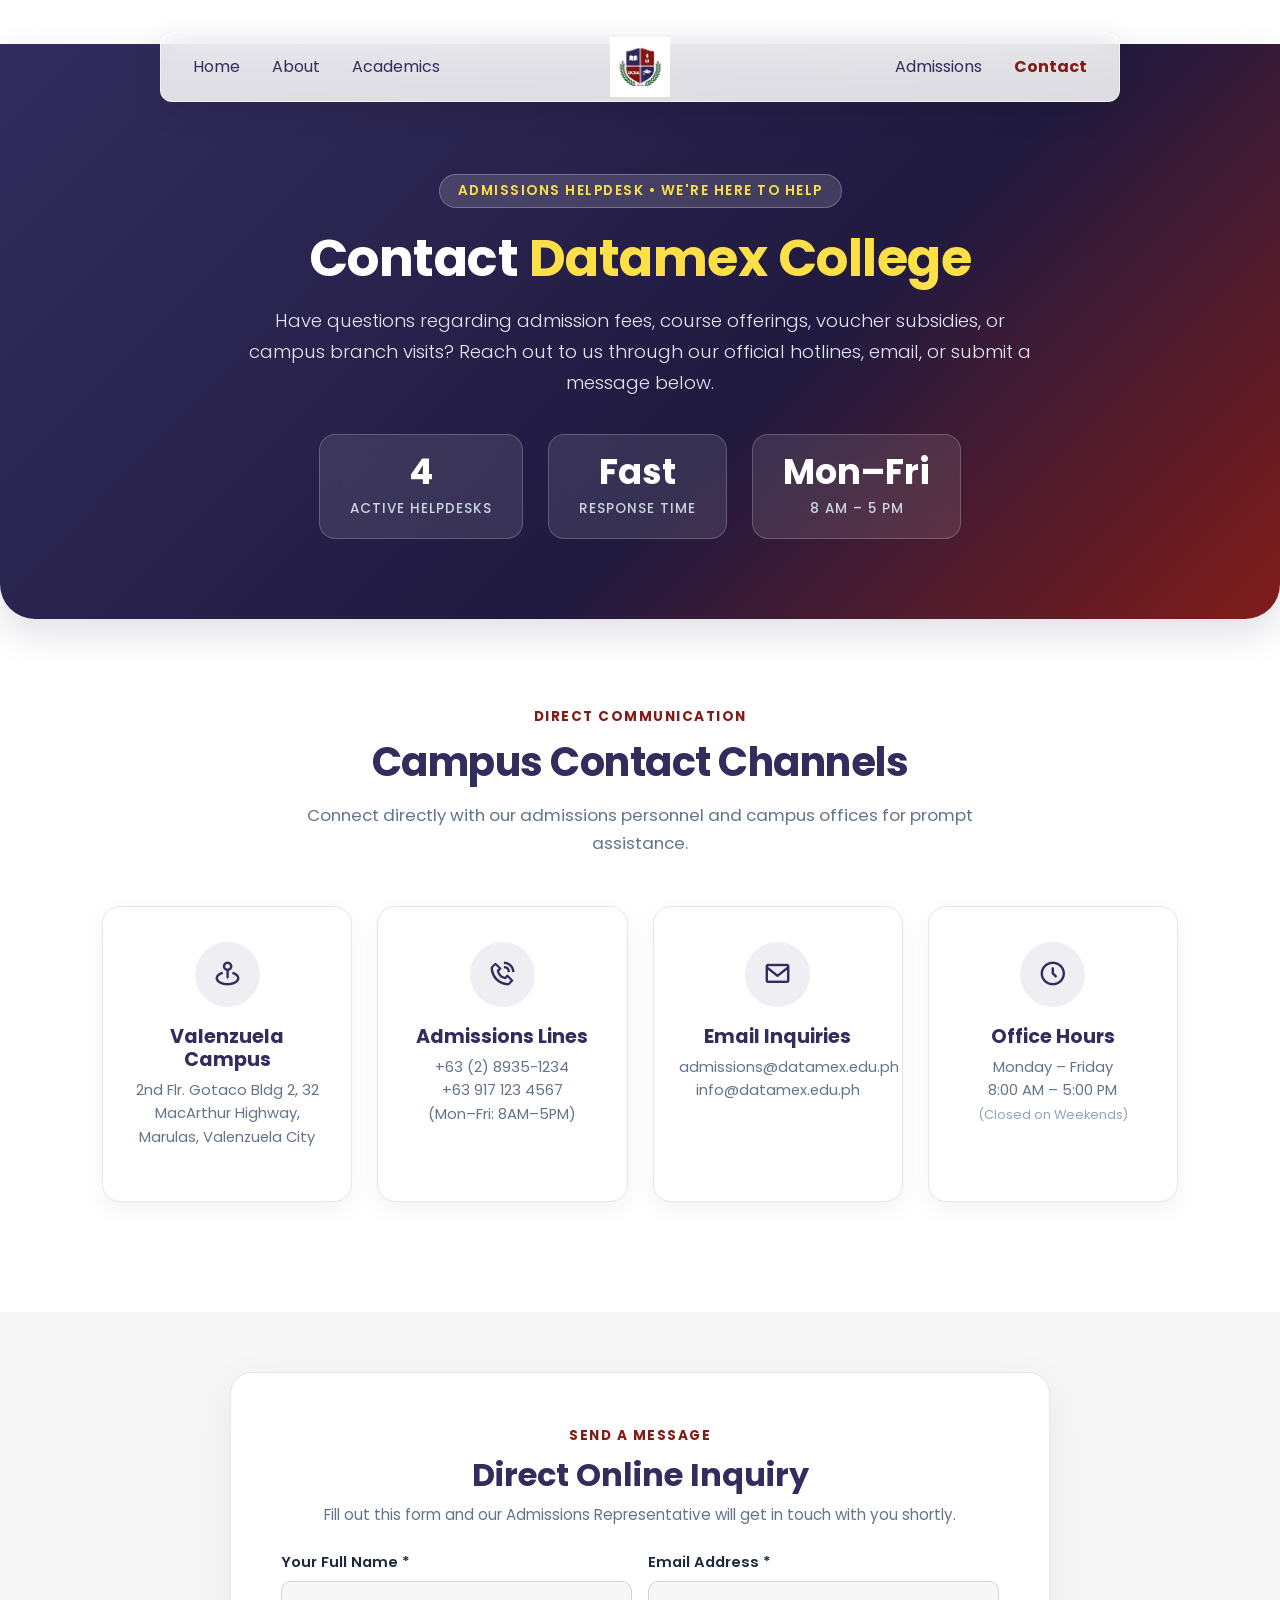
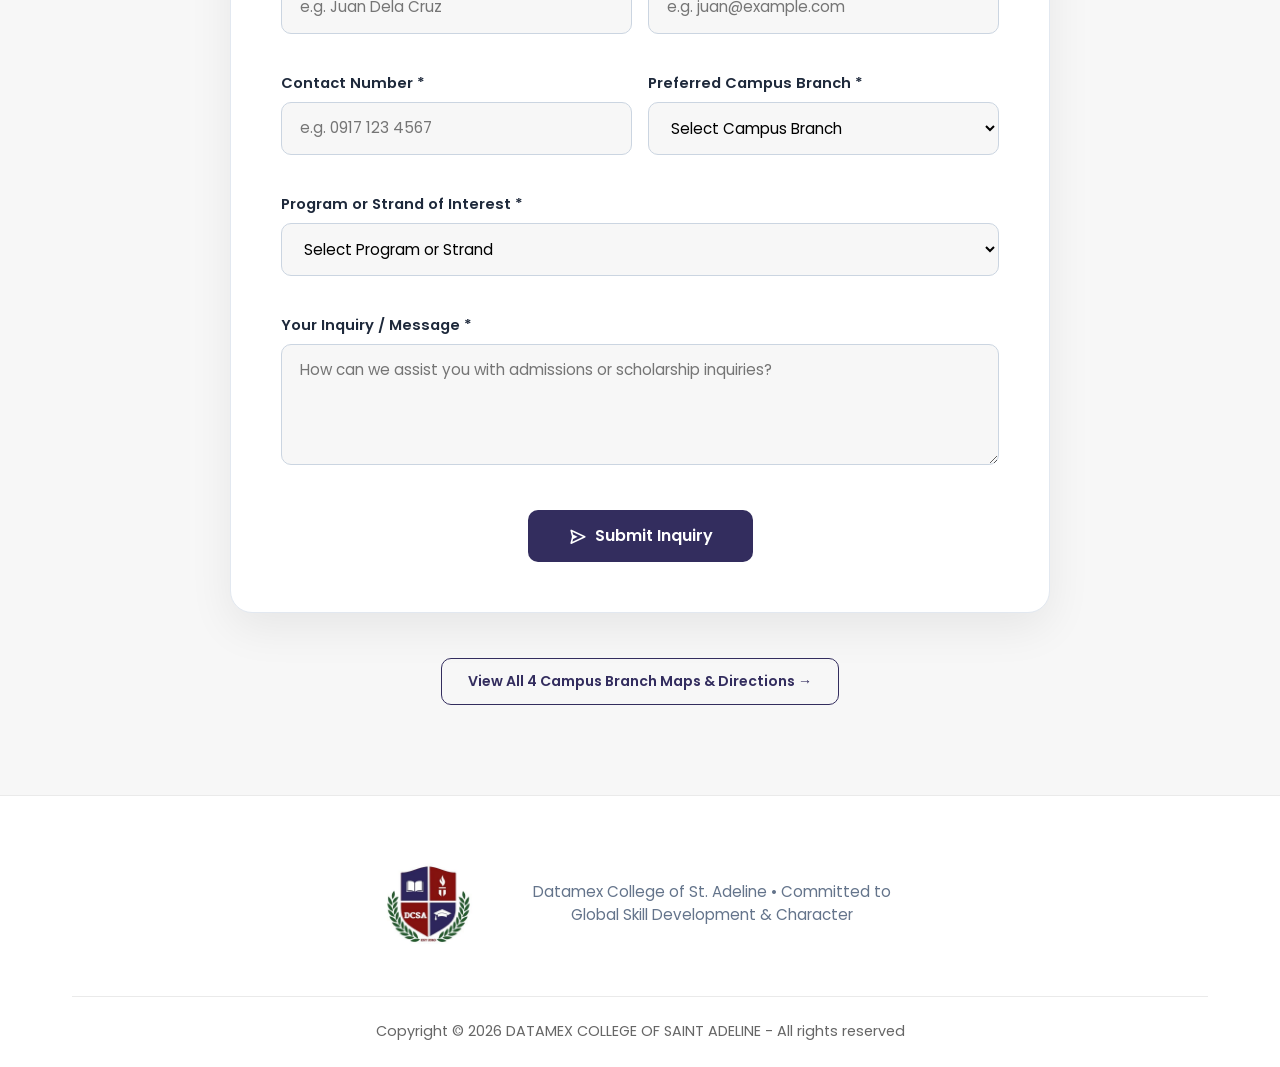
<file: contact.html>
<!DOCTYPE html>
<html lang="en">
<head>
    <meta charset="UTF-8">
    <meta name="viewport" content="width=device-width, initial-scale=1.0">
    <title>Contact Us | DATAMEX COLLEGE OF SAINT ADELINE</title>
    <link rel="stylesheet" href="https://fonts.googleapis.com/css2?family=Poppins:wght@300;400;500;600;700&display=swap">
    <link href="https://cdn.jsdelivr.net/npm/bootstrap@5.3.0/dist/css/bootstrap.min.css" rel="stylesheet">
    <link rel="shortcut icon" href="img/logo.PNG">
    <link rel="stylesheet" href="css/style.css">
    <link href='https://unpkg.com/boxicons@2.1.4/css/boxicons.min.css' rel='stylesheet'>
</head>
<body>
    <!-- Navigation Bar -->
    <nav class="navbar-custom" id="navbar">
        <div class="navbar-content">
            <div class="navbar-left d-none d-lg-flex">
                <ul class="navbar-links">
                    <li><a href="index.html">Home</a></li>
                    <li><a href="about.html">About</a></li>
                    <li><a href="academics.html">Academics</a></li>
                </ul>
            </div>
            <a class="navbar-brand" href="index.html">
                <img src="img/logo.PNG" alt="DATAMEX Logo">
            </a>
            <div class="navbar-right d-none d-lg-flex">
                <ul class="navbar-links">
                    <li><a href="admissions.html">Admissions</a></li>
                    <li><a href="contact.html" style="font-weight: 700; color: #811C19;">Contact</a></li>
                </ul>
            </div>
            <a href="#modalMenu" class="hamburger-btn d-lg-none" id="menuBtn" aria-label="Open Navigation Menu">
                <i class='bx bx-menu'></i>
            </a>
        </div>
    </nav>

    <!-- Modal Menu (Pure CSS :target) -->
    <div class="modal-menu" id="modalMenu">
        <a href="#" class="modal-overlay" id="modalOverlay" aria-label="Close Navigation Menu"></a>
        <div class="modal-menu-container">
            <div class="modal-header">
                <div class="modal-brand-wrap">
                    <img src="img/logo.PNG" alt="DATAMEX Logo">
                    <div class="modal-brand-text">
                        <span class="modal-brand-name">DATAMEX COLLEGE</span>
                        <span class="modal-brand-tag">Saint Adeline • DCSA</span>
                    </div>
                </div>
                <a href="#" class="close-btn" id="closeBtn" aria-label="Close Navigation Menu">✕</a>
            </div>
            <div class="modal-content">
                <ul class="modal-nav">
                    <li><a href="index.html"><i class='bx bx-home-alt'></i><span>Home</span></a></li>
                    <li><a href="about.html"><i class='bx bx-info-circle'></i><span>About DCSA</span></a></li>
                    <li><a href="academics.html"><i class='bx bx-book-open'></i><span>Academics</span></a></li>
                    <li><a href="admissions.html"><i class='bx bx-map-pin'></i><span>Admissions & Branches</span></a></li>
                    <li><a href="contact.html" class="active"><i class='bx bx-phone-call'></i><span>Contact Us</span></a></li>
                    <li><a href="index.html#campus-tour"><i class='bx bx-video'></i><span>Campus Video Tour</span></a></li>
                    <li><a href="index.html#events"><i class='bx bx-calendar-event'></i><span>Campus Events</span></a></li>
                    <li><a href="index.html#faq"><i class='bx bx-help-circle'></i><span>FAQ</span></a></li>
                </ul>
                <div class="modal-footer-cta">
                    <a href="admissions.html" class="modal-apply-btn">
                        <i class='bx bx-edit-alt'></i>
                        <span>Apply / Inquire Now</span>
                    </a>
                    <div class="modal-quick-info">
                        <span><i class='bx bx-phone'></i> (02) 8-DATAMEX</span>
                        <span><i class='bx bx-check-shield'></i> Accredited</span>
                    </div>
                </div>
            </div>
        </div>
    </div>

    <!-- Subpage Hero -->
    <header class="subpage-hero">
        <div class="subpage-hero-container">
            <span class="subpage-badge">Admissions Helpdesk • We're Here to Help</span>
            <h1 class="subpage-title">Contact <span>Datamex College</span></h1>
            <p class="subpage-subtitle">Have questions regarding admission fees, course offerings, voucher subsidies, or campus branch visits? Reach out to us through our official hotlines, email, or submit a message below.</p>
            
            <div class="subpage-stats-row">
                <div class="subpage-stat-pill">
                    <span class="subpage-stat-num">4</span>
                    <span class="subpage-stat-lbl">Active Helpdesks</span>
                </div>
                <div class="subpage-stat-pill">
                    <span class="subpage-stat-num">Fast</span>
                    <span class="subpage-stat-lbl">Response Time</span>
                </div>
                <div class="subpage-stat-pill">
                    <span class="subpage-stat-num">Mon–Fri</span>
                    <span class="subpage-stat-lbl">8 AM – 5 PM</span>
                </div>
            </div>
        </div>
    </header>

    <!-- Contact Info Cards -->
    <section style="padding: 85px 0 60px 0; background: #ffffff;">
        <div class="container" style="max-width: 1100px;">
            <div class="text-center mb-5">
                <span class="section-tag">Direct Communication</span>
                <h2 class="section-main-title">Campus Contact Channels</h2>
                <p class="section-main-desc">Connect directly with our admissions personnel and campus offices for prompt assistance.</p>
            </div>

            <div class="contact-grid">
                <!-- Primary Address -->
                <div class="contact-card">
                    <div class="contact-icon"><i class='bx bx-map-pin'></i></div>
                    <h4 class="contact-card-title">Valenzuela Campus</h4>
                    <p class="contact-card-text">2nd Flr. Gotaco Bldg 2, 32 MacArthur Highway, Marulas, Valenzuela City</p>
                </div>

                <!-- Phone Lines -->
                <div class="contact-card">
                    <div class="contact-icon"><i class='bx bx-phone-call'></i></div>
                    <h4 class="contact-card-title">Admissions Lines</h4>
                    <p class="contact-card-text">+63 (2) 8935-1234<br>+63 917 123 4567<br>(Mon–Fri: 8AM–5PM)</p>
                </div>

                <!-- Email Address -->
                <div class="contact-card">
                    <div class="contact-icon"><i class='bx bx-envelope'></i></div>
                    <h4 class="contact-card-title">Email Inquiries</h4>
                    <p class="contact-card-text">admissions@datamex.edu.ph<br>info@datamex.edu.ph</p>
                </div>

                <!-- Office Hours -->
                <div class="contact-card">
                    <div class="contact-icon"><i class='bx bx-time-five'></i></div>
                    <h4 class="contact-card-title">Office Hours</h4>
                    <p class="contact-card-text">Monday – Friday<br>8:00 AM – 5:00 PM<br><span style="font-size: 0.8rem; color: #94a3b8;">(Closed on Weekends)</span></p>
                </div>
            </div>
        </div>
    </section>

    <!-- Send Inquiry Form Section -->
    <section style="padding: 60px 0 90px 0; background: #F7F7F7;">
        <div class="container" style="max-width: 1100px;">
            <div class="contact-form-card">
                <div class="text-center mb-4">
                    <span class="section-tag">Send a Message</span>
                    <h3 style="font-size: 2rem; font-weight: 700; color: #332D5E; margin-bottom: 10px;">Direct Online Inquiry</h3>
                    <p style="color: #64748b; font-size: 0.95rem;">Fill out this form and our Admissions Representative will get in touch with you shortly.</p>
                </div>

                <form action="#inquirySubmitted" method="GET">
                    <div class="row g-3">
                        <div class="col-md-6 form-group-custom">
                            <label class="form-label-custom" for="cName">Your Full Name *</label>
                            <input type="text" id="cName" name="fullName" class="form-control-custom" placeholder="e.g. Juan Dela Cruz" required>
                        </div>

                        <div class="col-md-6 form-group-custom">
                            <label class="form-label-custom" for="cEmail">Email Address *</label>
                            <input type="email" id="cEmail" name="email" class="form-control-custom" placeholder="e.g. juan@example.com" required>
                        </div>

                        <div class="col-md-6 form-group-custom">
                            <label class="form-label-custom" for="cPhone">Contact Number *</label>
                            <input type="tel" id="cPhone" name="phone" class="form-control-custom" placeholder="e.g. 0917 123 4567" required>
                        </div>

                        <div class="col-md-6 form-group-custom">
                            <label class="form-label-custom" for="cBranch">Preferred Campus Branch *</label>
                            <select id="cBranch" name="branch" class="form-control-custom" required>
                                <option value="" disabled selected>Select Campus Branch</option>
                                <option value="Valenzuela">Valenzuela Branch (Primary)</option>
                                <option value="Fairview">Fairview Branch (Quezon City)</option>
                                <option value="Caloocan">Caloocan Branch (Monumento)</option>
                                <option value="Meycauayan">Meycauayan Branch (Bulacan)</option>
                            </select>
                        </div>

                        <div class="col-12 form-group-custom">
                            <label class="form-label-custom" for="cProgram">Program or Strand of Interest *</label>
                            <select id="cProgram" name="program" class="form-control-custom" required>
                                <option value="" disabled selected>Select Program or Strand</option>
                                <optgroup label="College Degree Programs">
                                    <option value="BSIT">BS Information Technology (BSIT)</option>
                                    <option value="BSHM">BS Hospitality Management (BSHM)</option>
                                    <option value="ACT">Associate in Computer Technology (ACT - 2 Yrs)</option>
                                </optgroup>
                                <optgroup label="Senior High School (100% Free Voucher)">
                                    <option value="STEM">STEM (Science, Tech, Engineering, Math)</option>
                                    <option value="ABM">ABM (Accountancy, Business & Management)</option>
                                    <option value="HUMSS">HUMSS (Humanities & Social Sciences)</option>
                                    <option value="TVL-ICT">TVL - ICT (Computer Systems Servicing)</option>
                                    <option value="TVL-HE">TVL - Home Economics (Cookery & Hospitality)</option>
                                </optgroup>
                            </select>
                        </div>

                        <div class="col-12 form-group-custom">
                            <label class="form-label-custom" for="cMessage">Your Inquiry / Message *</label>
                            <textarea id="cMessage" name="message" class="form-control-custom" rows="4" placeholder="How can we assist you with admissions or scholarship inquiries?" required></textarea>
                        </div>

                        <div class="col-12 text-center mt-3">
                            <button type="submit" class="program-btn" style="border: none; padding: 14px 40px; font-size: 1rem; cursor: pointer;">
                                <i class='bx bx-send' style="font-size: 1.2rem;"></i> Submit Inquiry
                            </button>
                        </div>
                    </div>
                </form>
            </div>

            <!-- Success Alert (Pure CSS :target modal/box) -->
            <div id="inquirySubmitted" style="display: none;"></div>
            <style>
                #inquirySubmitted:target ~ .contact-form-card::after {
                    content: "✓ Thank you! Your inquiry has been received. Our Admissions Officer will contact you promptly.";
                    display: block;
                    background: #2A6033;
                    color: #fff;
                    padding: 15px;
                    border-radius: 10px;
                    text-align: center;
                    margin-top: 20px;
                    font-weight: 600;
                }
            </style>

            <div style="text-align: center; margin-top: 45px;">
                <a href="admissions.html#branches" class="branch-btn branch-btn-secondary" style="display: inline-flex; padding: 12px 26px; border-radius: 10px; font-weight: 600;">
                    <span>View All 4 Campus Branch Maps & Directions &rarr;</span>
                </a>
            </div>
        </div>
    </section>

    <!-- Footer -->
    <footer>
        <div class="footer-container">
            <div class="footer-brand-section">
                <div class="brand-content">
                    <img src="img/logo.PNG" alt="DATAMEX Logo" class="brand-logo">
                    <p style="color: #64748b; font-size: 0.95rem; margin-top: 15px; max-width: 400px; text-align: center;">Datamex College of St. Adeline • Committed to Global Skill Development & Character</p>
                </div>
            </div>
            
            <div class="footer-copyright">
                <p>Copyright © 2026 DATAMEX COLLEGE OF SAINT ADELINE - All rights reserved</p>
            </div>
        </div>
    </footer>
</body>
</html>
</file>
<file: css/style.css>
/* ==========================================================================
   DCSA Official Color Palette
   - Navy Purple:     #332D5E (RGB 51, 45, 94)
   - Dark Red:        #811C19 (RGB 129, 28, 25)
   - Laurel Green:    #2A6033 (RGB 42, 96, 51)
   - White:           #FFFFFF (RGB 255, 255, 255)
   - Light Background:#F7F7F7 (RGB 247, 247, 247)
   ========================================================================== */
:root {
    --dcsa-navy: #332D5E;
    --dcsa-red: #811C19;
    --dcsa-green: #2A6033;
    --dcsa-white: #FFFFFF;
    --dcsa-light-bg: #F7F7F7;
}

* {
    margin: 0;
    padding: 0;
    box-sizing: border-box;
    scroll-behavior: smooth;
}

html {
    scroll-behavior: smooth;
    scroll-padding-top: 80px;
}



@media (prefers-reduced-motion: no-preference) {
    html {
        scroll-behavior: smooth;
    }
}


@media (prefers-reduced-motion: reduce) {
    html {
        scroll-behavior: auto;
    }
}


:target {
    scroll-margin-top: 80px;
}


#home,
#about,
#vision,
#mission,
#contact {
    scroll-margin-top: 80px;
}

body {
    margin: 0;
    padding: 0;
    font-family: "Poppins", sans-serif;
    background: white;
    min-height: 100vh;
    scroll-behavior: smooth;
}


.navbar-custom {
    background-color: rgba(255, 255, 255, 0.85);
    backdrop-filter: blur(20px);
    -webkit-backdrop-filter: blur(20px);
    box-shadow:
        0 8px 32px rgba(0, 0, 0, 0.1),
        inset 0 1px 0 rgba(255, 255, 255, 0.4);
    border: 1px solid rgba(255, 255, 255, 0.6);
    padding: 0 2rem;
    border-radius: 12px;
    max-width: 960px;
    margin: 2rem auto;
    position: sticky;
    top: 1.2rem;
    height: 70px;
    display: flex;
    align-items: center;
    z-index: 100;
}

@media (max-width: 768px) {
    .navbar-custom {
        padding: 0 1rem;
        margin: 1rem;
        max-width: calc(100% - 2rem);
    }
}

.navbar-custom .navbar-links a {
    color: #332D5E;
}

.navbar-custom .hamburger-btn {
    border-color: #332D5E;
    color: #332D5E;
}

.navbar-custom .hamburger-btn:hover {
    background-color: #332D5E;
    color: white;
}

.navbar-content {
    display: flex;
    align-items: center;
    justify-content: space-between;
    position: relative;
    width: 100%;
}

.navbar-left {
    display: flex;
    align-items: center;
    gap: 1.5rem;
}

.navbar-right {
    display: flex;
    align-items: center;
    gap: 1.5rem;
}

.navbar-brand {
    position: absolute;
    left: 50%;
    transform: translateX(-50%);
    display: flex;
    align-items: center;
    justify-content: center;
    height: 40px;
}

.navbar-brand img,
.modal-logo img {
    height: 60px;
    width: auto;
    object-fit: contain;
    transition: filter 0.3s ease;
}

.navbar-links {
    display: flex;
    gap: 2rem;
    margin: 0;
    padding: 0;
    list-style: none;
}

.navbar-links a {
    color: #332D5E;
    text-decoration: none;
    font-size: 1rem;
    font-weight: 400;
    transition: opacity 0.3s;
}

.navbar-links a:hover {
    opacity: 0.6;
}

.hamburger-btn {
    position: absolute;
    right: 0;
    background: #ffffff;
    border: 1.5px solid rgba(129, 28, 25, 0.25);
    font-size: 1.4rem;
    color: #811C19;
    cursor: pointer;
    padding: 0;
    border-radius: 10px;
    width: 44px;
    height: 44px;
    display: none;
    align-items: center;
    justify-content: center;
    text-decoration: none;
    user-select: none;
    transition: all 0.25s ease;
    box-shadow: 0 2px 8px rgba(0, 0, 0, 0.06);
}

.hamburger-btn:hover,
.hamburger-btn:active {
    background-color: #811C19;
    border-color: #811C19;
    color: #FFFFFF;
    transform: scale(1.04);
}

@media (max-width: 991.98px) {
    .hamburger-btn {
        display: flex;
    }
}


.modal-menu {
    position: fixed;
    top: 0;
    left: 0;
    width: 100%;
    height: 100%;
    z-index: 99999;
    visibility: hidden;
    opacity: 0;
    pointer-events: none;
    display: flex;
    align-items: flex-start;
    justify-content: center;
    padding: 20px 12px;
    box-sizing: border-box;
    overflow-y: auto;
    -webkit-overflow-scrolling: touch;
    transition: opacity 0.25s ease, visibility 0.25s ease;
}

/* Pure CSS :target trigger */
.modal-menu:target {
    visibility: visible;
    opacity: 1;
    pointer-events: auto;
}

/* Semi-transparent Backdrop Overlay behind modal */
.modal-overlay {
    position: fixed;
    top: 0;
    left: 0;
    width: 100%;
    height: 100%;
    background-color: rgba(15, 23, 42, 0.65);
    backdrop-filter: blur(8px);
    -webkit-backdrop-filter: blur(8px);
    z-index: 1;
    display: block;
    cursor: pointer;
    text-decoration: none;
}

/* Modal Menu Main Card Container */
.modal-menu-container {
    position: relative;
    z-index: 10;
    width: 100%;
    max-width: 460px;
    background: #ffffff;
    border-radius: 20px;
    box-shadow: 0 25px 60px -15px rgba(0, 0, 0, 0.4), 0 0 0 1px rgba(0, 0, 0, 0.06);
    overflow: hidden;
    display: flex;
    flex-direction: column;
    margin: auto;
    max-height: calc(100vh - 32px);
    transform: translateY(-20px) scale(0.97);
    transition: transform 0.3s cubic-bezier(0.16, 1, 0.3, 1);
}

.modal-menu:target .modal-menu-container {
    transform: translateY(0) scale(1);
}

/* Header inside modal */
.modal-header {
    display: flex;
    align-items: center;
    justify-content: space-between;
    padding: 16px 20px;
    background: #ffffff;
    border-bottom: 1px solid #f1f5f9;
    position: sticky;
    top: 0;
    z-index: 5;
    margin: 0;
    height: auto;
    max-width: 100%;
    border-radius: 0;
}

.modal-brand-wrap {
    display: flex;
    align-items: center;
    gap: 12px;
    text-decoration: none;
}

.modal-brand-wrap img {
    height: 42px;
    width: auto;
    object-fit: contain;
}

.modal-brand-text {
    display: flex;
    flex-direction: column;
    text-align: left;
}

.modal-brand-name {
    font-size: 0.95rem;
    font-weight: 700;
    color: #811C19;
    letter-spacing: 0.3px;
    line-height: 1.2;
}

.modal-brand-tag {
    font-size: 0.72rem;
    color: #64748b;
    font-weight: 500;
}

.modal-logo {
    position: static;
    transform: none;
    display: flex;
    align-items: center;
    justify-content: flex-start;
    height: auto;
}

.modal-logo img {
    height: 42px;
    width: auto;
    object-fit: contain;
}

/* Close Button [✕] */
.close-btn {
    position: static;
    width: 38px;
    height: 38px;
    background: #f1f5f9;
    border: 1px solid #e2e8f0;
    color: #334155;
    font-size: 1.15rem;
    border-radius: 50%;
    cursor: pointer;
    display: flex;
    align-items: center;
    justify-content: center;
    text-decoration: none;
    user-select: none;
    transition: all 0.25s ease;
    flex-shrink: 0;
}

.close-btn:hover,
.close-btn:active {
    background-color: #811C19;
    border-color: #811C19;
    color: #ffffff;
    transform: rotate(90deg);
}

/* Content Area inside modal */
.modal-content {
    text-align: left;
    padding: 16px 18px 20px 18px;
    background-color: #ffffff;
    border-radius: 0;
    transform: none;
    opacity: 1;
    max-width: 100%;
    margin: 0;
    overflow-y: auto;
    -webkit-overflow-scrolling: touch;
    flex: 1 1 auto;
}

/* Navigation List */
.modal-nav {
    list-style: none;
    padding: 0;
    margin: 0 0 16px 0;
    display: flex;
    flex-direction: column;
    gap: 6px;
}

.modal-nav li {
    margin: 0;
    transform: none;
    opacity: 1;
}

.modal-nav a {
    display: flex;
    align-items: center;
    gap: 14px;
    padding: 12px 16px;
    border-radius: 12px;
    color: #1e293b;
    text-decoration: none;
    font-size: 1.05rem;
    font-weight: 500;
    transition: all 0.2s ease;
    background: transparent;
    -webkit-tap-highlight-color: transparent;
}

.modal-nav a i {
    font-size: 1.3rem;
    color: #64748b;
    width: 24px;
    display: flex;
    align-items: center;
    justify-content: center;
    transition: color 0.2s ease, transform 0.2s ease;
    flex-shrink: 0;
}

.modal-nav a:hover,
.modal-nav a:active {
    background: #f8fafc;
    color: #811C19;
    font-weight: 600;
    transform: translateX(4px);
}

.modal-nav a:hover i,
.modal-nav a:active i {
    color: #811C19;
    transform: scale(1.15);
}

/* Active Page Highlight */
.modal-nav a.active {
    background: #FEF2F2;
    color: #811C19;
    font-weight: 700;
    border: 1px solid rgba(129, 28, 25, 0.15);
}

.modal-nav a.active i {
    color: #811C19;
}

/* Quick Action CTA inside modal */
.modal-footer-cta {
    margin-top: 14px;
    padding-top: 14px;
    border-top: 1px solid #f1f5f9;
    display: flex;
    flex-direction: column;
    gap: 12px;
}

.modal-apply-btn {
    display: flex;
    align-items: center;
    justify-content: center;
    gap: 8px;
    background: #811C19;
    color: #ffffff !important;
    text-decoration: none;
    padding: 13px 20px;
    border-radius: 12px;
    font-size: 1rem;
    font-weight: 600;
    box-shadow: 0 4px 14px rgba(129, 28, 25, 0.3);
    transition: all 0.25s ease;
    -webkit-tap-highlight-color: transparent;
}

.modal-apply-btn:hover,
.modal-apply-btn:active {
    background: #631513;
    transform: translateY(-2px);
    box-shadow: 0 6px 18px rgba(129, 28, 25, 0.4);
    color: #ffffff !important;
}

.modal-quick-info {
    display: flex;
    align-items: center;
    justify-content: space-between;
    font-size: 0.78rem;
    color: #64748b;
    padding: 0 4px;
}

.modal-quick-info span {
    display: flex;
    align-items: center;
    gap: 5px;
}


.hero-section {
    position: relative;
    min-height: 100vh;
    display: flex;
    align-items: center;
    justify-content: center;
    background-image: url('../img/school.jpg');
    background-size: cover;
    background-position: center;
    background-repeat: no-repeat;
    margin-top: -135px;
    padding-top: 110px;
}

@media (max-width: 768px) {
    .hero-section {
        margin-top: -90px;
        padding-top: 90px;
    }
}

.hero-overlay {
    position: absolute;
    top: 0;
    left: 0;
    width: 100%;
    height: 100%;
    z-index: 1;
    background: rgba(255, 255, 255, 0.4);
}

.hero-content {
    position: relative;
    z-index: 2;
    color: #811C19;
}

.hero-title {
    font-size: 4.5rem;
    font-weight: 300;

}

@media (max-width: 768px) {
    .hero-title {
        font-size: clamp(1.85rem, 6vw, 2.5rem);
        line-height: 1.25;
    }
}

.hero-subtitle {
    font-size: 1.5rem;
    font-weight: 400;
}

@media (max-width: 768px) {
    .hero-subtitle {
        font-size: clamp(0.95rem, 3.5vw, 1.2rem);
    }
}




.btn-hero-primary {
    background-color: transparent;
    color: #811C19;
    padding: 1rem 1.5rem;
    font-size: 1.1rem;
    font-weight: 500;
    border: 2px solid #811C19;
    border-radius: 50px;
    transition: all 0.3s ease;
    text-decoration: none;
    display: inline-flex;
    align-items: center;
    justify-content: center;
    gap: 8px;
    position: relative;
    overflow: hidden;
    min-width: 180px;
}

.btn-hero-primary .btn-arrow {
    display: inline-block;
    opacity: 0;
    transform: translateX(-10px);
    transition: all 0.3s ease;
    font-size: 1.3rem;
    color: #000000;
    position: absolute;
    right: 0.9rem;
}

.btn-hero-primary:hover {
    background-color: transparent;
    color: #811C19;
    border: 2px solid #811C19;
}

.btn-hero-primary:hover .btn-arrow {
    opacity: 1;
    transform: translateX(0);
    color: #811C19;
}

.btn-hero-secondary {
    background-color: transparent;
    color: white;
    padding: 1rem 2.5rem;
    font-size: 1.1rem;
    font-weight: 500;
    border: 2px solid #811C19;
    border-radius: 50px;
    transition: all 0.3s ease;
    text-decoration: none;
    display: inline-block;
}

.btn-hero-secondary:hover {
    background-color: transparent;
    color: #811C19;
    ;
    transform: translateY(-3px);
    border: 2px solid #811C19;
}

@keyframes fadeInUp {
    from {
        opacity: 0;
        transform: translateY(30px);
    }

    to {
        opacity: 1;
        transform: translateY(0);
    }
}

.hero-bottom-logo {
    position: absolute;
    bottom: 5%;
    right: 2%;
    z-index: 1;
    width: 28vw;
    max-width: 400px;
    min-width: 200px;
    height: auto;
    opacity: 0.85;
    pointer-events: none;
}

@media (max-width: 1024px) {
    .hero-bottom-logo {
        width: 25vw;
        max-width: 300px;
        min-width: 150px;
        bottom: 4%;
    }
}

@media (max-width: 768px) {
    .hero-bottom-logo {
        width: 28vw;
        max-width: 200px;
        min-width: 100px;
        bottom: 3%;
        right: 3%;
        opacity: 0.25;
        pointer-events: none;
    }
}

@media (max-width: 480px) {
    .hero-bottom-logo {
        width: 32vw;
        max-width: 140px;
        min-width: 90px;
        bottom: 2%;
        right: 2%;
        opacity: 0.2;
        pointer-events: none;
    }
}



.horizontal-scroll-wrapper {
    position: relative;
    width: 100%;
    height: auto;
}

.horizontal-scroll-container {
    position: relative;
    top: 0;
    height: auto;
    overflow: visible;
    width: 100%;
}

.horizontal-scroll-content {
    display: flex;
    flex-direction: column;
    height: auto;
    width: 100%;
    will-change: auto;
    transform: none !important;
}


.about-section,
.vision-section,
.mission-section {
    width: 100%;
    min-height: auto;
    flex-shrink: 0;
    display: flex;
    align-items: center;
    justify-content: center;
    background: white;
    overflow: visible;
    padding: 70px 20px;
}

.about-section {
    background: white;
}

.about-content {
    max-width: 900px;
    padding: 2rem;
    width: 100%;
    display: flex;
    flex-direction: column;
    align-items: center;
    justify-content: center;
    text-align: center;
    min-height: auto;
}

.about-title {
    font-size: 3.5rem;
    font-weight: 300;
    color: #332D5E;
    margin-bottom: 2rem;
}

.about-text {
    font-size: 1.8rem;
    line-height: 2.2;
    max-width: 800px;
    margin: 0 auto;
    color: #332D5E;
}

.text-word {
    display: inline;
    color: inherit;
}


.vision-section {
    background: white;
    display: flex;
    align-items: center;
    justify-content: center;
}

.vision-content {
    width: 100%;
    max-width: 1400px;
    display: flex;
    align-items: center;
    justify-content: center;
    gap: 4rem;
    padding: 2rem;
    margin: 0 auto;
    min-height: auto;
}

.vision-image {
    flex: 0 0 45%;
    display: flex;
    align-items: center;
    justify-content: center;
}

.vision-image img {
    width: 100%;
    height: auto;
    max-height: 45vh;
    object-fit: contain;
    border-radius: 12px;
}

.vision-text {
    flex: 1;
}

.vision-text h3 {
    font-size: 3.5rem;
    font-weight: 300;
    color: #332D5E;
    margin-bottom: 2.5rem;
}

.vision-text p {
    font-size: 1.6rem;
    line-height: 1.8;
    color: #332D5E;
}


.mission-section {
    background: white;
    display: flex;
    align-items: center;
    justify-content: center;
}

.mission-content {
    width: 100%;
    max-width: 1400px;
    display: flex;
    align-items: center;
    justify-content: center;
    gap: 4rem;
    padding: 2rem;
    margin: 0 auto;
    min-height: auto;
}

.mission-image {
    flex: 0 0 45%;
    display: flex;
    align-items: center;
    justify-content: center;
}

.mission-image img {
    width: 100%;
    height: auto;
    max-height: 45vh;
    object-fit: contain;
    border-radius: 12px;
}

.mission-text {
    flex: 1;
}

.mission-text h3 {
    font-size: 3.5rem;
    font-weight: 300;
    color: #332D5E;
    margin-bottom: 2.5rem;
}

.mission-text p {
    font-size: 1.6rem;
    line-height: 1.8;
    color: #332D5E;
}


@media (max-width: 1024px) {

    .vision-content,
    .mission-content {
        gap: 3rem;
        padding: 2rem;
    }

    .vision-text h3,
    .mission-text h3 {
        font-size: 3rem;
    }

    .vision-text p,
    .mission-text p {
        font-size: 1.4rem;
    }

    .about-title {
        font-size: 3rem;
    }

    .about-text {
        font-size: 1.6rem;
    }
}


@media (max-width: 768px) {

    .vision-content,
    .mission-content {
        flex-direction: column;
        gap: 2rem;
        padding: 1.5rem;
        text-align: center;
        min-height: 100vh;
        display: flex;
        justify-content: center;
        align-items: center;
        width: 100%;
        max-width: 95%;
        margin: 0 auto;
    }

    .vision-image,
    .mission-image {
        width: 100%;
        max-width: 400px;
        flex: none;
        display: flex;
        justify-content: center;
        align-items: center;
        padding: 0.5rem 0;
    }

    .vision-image img,
    .mission-image img {
        max-height: 40vh;
        width: auto;
        max-width: 100%;
        display: block;
    }

    .vision-text,
    .mission-text {
        text-align: center;
        display: flex;
        flex-direction: column;
        align-items: center;
        justify-content: center;
        width: 100%;
        flex: none;
        padding: 1rem 0;
    }

    .vision-text h3,
    .mission-text h3 {
        font-size: 2.2rem;
        text-align: center;
        margin-bottom: 1.5rem;
        width: 100%;
        padding: 0 1rem;
    }

    .vision-text p,
    .mission-text p {
        font-size: 1.4rem;
        text-align: center;
        width: 100%;
        line-height: 1.9;
        padding: 0 1rem;
        max-width: 600px;
        margin: 0 auto;
    }

    .about-content {
        padding: 0 1.5rem;
        min-height: 100vh;
        display: flex;
        flex-direction: column;
        justify-content: center;
        align-items: center;
    }

    .about-title {
        font-size: 2.5rem;
        margin-bottom: 2rem;
        padding: 0 1rem;
    }

    .about-text {
        font-size: 1.7rem;
        line-height: 1.9;
        padding: 0 1rem;
    }


    .about-section,
    .vision-section,
    .mission-section {
        align-items: center;
        justify-content: center;
        padding: 0 !important;
        margin: 0 !important;
    }
}


@media (max-width: 480px) {

    .vision-content,
    .mission-content {
        margin-top: 50px;
        padding: 1rem;
        gap: 1.5rem;
        width: 100%;
        max-width: 100%;
    }

    .vision-text h3,
    .mission-text h3 {
        font-size: 2rem;
        margin-bottom: 1rem;
        padding: 0 0.5rem;

    }

    .vision-text p,
    .mission-text p {
        font-size: 1.4rem;
        line-height: 1.9;
        padding: 0 0.5rem;
    }

    .vision-image img,
    .mission-image img {
        max-height: 35vh;
    }

    .about-title {
        font-size: 2.2rem;
        padding: 0 0.5rem;
    }

    .about-text {
        font-size: 1.5rem;
        padding: 0 0.5rem;
    }
}


@media screen and (min-width: 360px) and (max-width: 400px) {

    .vision-content,
    .mission-content {
        padding: 0.8rem;
        gap: 1rem;
    }

    .vision-text h3,
    .mission-text h3 {
        font-size: 1.8rem;
        margin-bottom: 0.8rem;
        padding: 0 0.3rem;
    }

    .vision-text p,
    .mission-text p {
        font-size: 1.4rem;
        line-height: 1.9;
        padding: 0 0.3rem;
    }

    .vision-image img,
    .mission-image img {
        max-height: 30vh;
        max-width: 95%;
    }

    .about-title {
        font-size: 1.9rem;
        padding: 0 0.3rem;
    }

    .about-text {
        font-size: 1.4rem;
        padding: 0 0.3rem;
        line-height: 1.9;
    }
}


@media (max-width: 320px) {

    .vision-content,
    .mission-content {
        padding: 0.5rem;
        gap: 0.8rem;
    }

    .vision-text h3,
    .mission-text h3 {
        font-size: 1.6rem;
        margin-bottom: 0.6rem;
        padding: 0 0.2rem;
    }

    .vision-text p,
    .mission-text p {
        font-size: 1.1rem;
        line-height: 1.5;
        padding: 0 0.2rem;
    }

    .vision-image img,
    .mission-image img {
        max-height: 25vh;
    }

    .about-title {
        font-size: 1.7rem;
        padding: 0 0.2rem;
    }

    .about-text {
        font-size: 1.2rem;
        padding: 0 0.2rem;
    }
}


.horizontal-scroll-content>* {
    box-sizing: border-box;
    position: relative;
}


@supports (-webkit-touch-callout: none) {

    .about-section,
    .vision-section,
    .mission-section {
        height: -webkit-fill-available;
        min-height: -webkit-fill-available;
    }
}



.horizontal-scroll-wrapper {
    margin: 0;
    padding: 0;
}


.horizontal-scroll-container {
    position: -webkit-sticky;
    position: sticky;
}

.vision-paragraph,
.mission-paragraph {
    font-size: 1.6rem;
    line-height: 1.8;
    color: #332D5E;
    text-align: left;
}


@media (max-width: 768px) {

    .vision-paragraph,
    .mission-paragraph {
        text-align: center;
        font-size: 1.2rem;
        line-height: 1.6;
    }
}


.vision-paragraph .text-word,
.mission-paragraph .text-word {
    display: inline;
    color: #332D5E;
}


@media (min-width: 1024px) {

    .vision-paragraph,
    .mission-paragraph {
        font-size: 1.6rem;
        line-height: 1.8;
        text-align: left;
    }
}




.beard-carousel-section {
    background-color: white;
    color: #fff;
    padding: 80px 0 100px 0;
    min-height: auto;
    display: flex;
    align-items: center;
}

.beard-carousel-section .container {
    max-width: 90%;
    padding: 0 40px;
}

.carousel-header {
    margin-bottom: 60px;
}

.carousel-title {
    font-size: 3rem;
    font-weight: 300;
    color: #fff;
    margin-bottom: 1rem;
    letter-spacing: 2px;
}

.carousel-subtitle {
    font-size: 1.2rem;
    font-weight: 300;
    color: #999;
}


/* ==========================================================================
   Pure CSS Carousel (Radio-driven Slider)
   ========================================================================== */
.carousel-radio-input {
    position: absolute;
    opacity: 0;
    pointer-events: none;
    width: 0;
    height: 0;
    margin: 0;
    clip: rect(0, 0, 0, 0);
}

.pure-carousel-wrapper {
    position: relative;
    max-width: 2000px;
    margin: 0 auto;
}

.pure-carousel-track {
    position: relative;
    width: 100%;
    height: 800px;
    border-radius: 8px;
    overflow: hidden;
    background-color: #0b0c10;
}

.pure-carousel-slide {
    position: absolute;
    top: 0;
    left: 0;
    width: 100%;
    height: 100%;
    opacity: 0;
    visibility: hidden;
    pointer-events: none;
    transition: opacity 0.5s ease-in-out, transform 0.5s ease-in-out;
    transform: scale(0.98);
    z-index: 1;
}

/* Checked Slide Display */
#event-slide-radio-1:checked ~ .pure-carousel-track .slide-1,
#event-slide-radio-2:checked ~ .pure-carousel-track .slide-2,
#event-slide-radio-3:checked ~ .pure-carousel-track .slide-3,
#event-slide-radio-4:checked ~ .pure-carousel-track .slide-4,
#event-slide-radio-5:checked ~ .pure-carousel-track .slide-5 {
    opacity: 1;
    visibility: visible;
    pointer-events: auto;
    transform: scale(1);
    z-index: 2;
}

.carousel-content {
    position: relative;
    padding: 0;
    width: 100%;
    height: 100%;
}

.carousel-number {
    position: absolute;
    top: 40px;
    right: 40px;
    font-size: 3rem;
    font-weight: 300;
    color: #fff;
    z-index: 10;
}

.number-separator {
    margin: 0 8px;
    color: #666;
}

.total-number {
    color: #666;
    font-size: 2rem;
}

.carousel-image-wrapper {
    position: relative;
    width: 100%;
    height: 100%;
    overflow: hidden;
    border-radius: 8px;
}

.carousel-image {
    width: 100%;
    height: 100%;
    display: block;
    object-fit: cover;
    filter: brightness(0.75);
}

.carousel-text {
    position: absolute;
    bottom: 50px;
    left: 50px;
    z-index: 5;
    max-width: 400px;
    opacity: 1;
    transition: opacity 0.4s ease;
}

.beard-description {
    font-size: 1.50rem;
    line-height: 1.6;
    color: #e0e0e0;
    margin-bottom: 20px;
    font-weight: 300;
}

.beard-name {
    font-size: 4rem;
    font-weight: 300;
    letter-spacing: 12px;
    color: #fff;
    margin: 0;
    line-height: 1;
}

.custom-carousel-btn {
    background-color: rgba(255, 255, 255, 0.2);
    border: 1px solid rgba(255, 255, 255, 0.4);
    width: 50px;
    height: 50px;
    border-radius: 50%;
    display: flex;
    align-items: center;
    justify-content: center;
    opacity: 1;
    transition: all 0.3s ease;
    backdrop-filter: blur(10px);
    -webkit-backdrop-filter: blur(10px);
    position: absolute;
    top: 50%;
    transform: translateY(-50%);
    z-index: 15;
    text-decoration: none;
    user-select: none;
    -webkit-user-select: none;
    cursor: pointer;
}

.carousel-control-prev {
    left: auto;
    right: 100px;
}

.carousel-control-next {
    right: 30px;
}

.custom-carousel-btn:hover {
    background-color: rgba(255, 255, 255, 0.9);
    border-color: rgba(255, 255, 255, 0.9);
    transform: translateY(-50%) scale(1.05);
}

.custom-carousel-btn i {
    font-size: 1.5rem;
    color: #fff;
    transition: color 0.3s ease;
    pointer-events: none;
}

.custom-carousel-btn:hover i {
    color: #332D5E;
}

.carousel-indicators-pure {
    display: flex;
    justify-content: center;
    align-items: center;
    gap: 12px;
    margin-top: 30px;
}

.indicator-dot {
    width: 12px;
    height: 12px;
    border-radius: 50%;
    background-color: #ccc;
    display: inline-block;
    transition: all 0.3s ease;
    cursor: pointer;
    user-select: none;
    -webkit-user-select: none;
}

.indicator-dot:hover {
    background-color: #332D5E;
    transform: scale(1.3);
}

#event-slide-radio-1:checked ~ .carousel-indicators-pure .dot-1,
#event-slide-radio-2:checked ~ .carousel-indicators-pure .dot-2,
#event-slide-radio-3:checked ~ .carousel-indicators-pure .dot-3,
#event-slide-radio-4:checked ~ .carousel-indicators-pure .dot-4,
#event-slide-radio-5:checked ~ .carousel-indicators-pure .dot-5 {
    background-color: #332D5E;
    width: 32px;
    border-radius: 10px;
}


@media (max-width: 1440px) {
    .beard-carousel-section {
        padding: 100px 0 100px 0;
    }

    .pure-carousel-track {
        height: 600px;
    }

    .carousel-content {
        min-height: 600px;
    }

    .carousel-image-wrapper {
        height: 600px;
    }
}

@media (max-width: 1280px) {
    .beard-carousel-section {
        padding: 110px 0 50px 0;
    }

    .pure-carousel-track {
        height: 600px;
    }

    .carousel-content {
        min-height: 600px;
    }

    .carousel-image-wrapper {
        height: 600px;
    }
}



@media (max-width: 1024px) {
    .carousel-content {
        min-height: 600px;
    }

    .carousel-image-wrapper {
        height: 600px;
    }

    .carousel-number {
        font-size: 2.5rem;
        right: 30px;
        top: 30px;
    }

    .carousel-text {
        bottom: 40px;
        left: 40px;
    }

    .beard-name {
        font-size: 3rem;
        letter-spacing: 8px;
    }

    .carousel-title {
        font-size: 2.5rem;
    }

    .carousel-control-prev {
        right: 80px;
    }
}


@media (max-width: 768px) {
    .beard-carousel-section {
        padding: 100px 0 60px 0;
    }

    .pure-carousel-track {
        height: 550px;
    }

    .carousel-content {
        min-height: 550px;
    }

    .carousel-image-wrapper {
        height: 550px;
    }

    .carousel-text {
        bottom: 30px;
        left: 30px;
        max-width: 300px;
    }

    .carousel-number {
        font-size: 2rem;
        top: 20px;
        right: 20px;
    }

    .total-number {
        font-size: 1.5rem;
    }

    .beard-name {
        font-size: 2.5rem;
        letter-spacing: 6px;
    }

    .beard-description {
        font-size: 0.9rem;
        margin-bottom: 15px;
    }

    .carousel-title {
        font-size: 2rem;
    }

    .carousel-subtitle {
        font-size: 1rem;
    }

    .carousel-control-prev {
        right: 70px;
    }

    .carousel-control-next {
        right: 20px;
    }

    .custom-carousel-btn {
        width: 45px;
        height: 45px;
    }

    .custom-carousel-btn i {
        font-size: 1.3rem;
    }
}

@media (max-width: 480px) {
    .beard-carousel-section {
        padding: 80px 0 10px 0;
    }

    .carousel-header {
        margin-bottom: 40px;
    }

    .pure-carousel-track {
        height: 450px;
    }

    .carousel-content {
        min-height: 450px;
        min-width: 100%;
        width: 100%;
        max-width: 100%;
        margin-left: auto;
        margin-right: auto;
        padding-left: 0;
        padding-right: 0;
    }

    .carousel-image-wrapper {
        min-height: 450px;
        min-width: 100%;
        width: 100%;
        max-width: 100%;
        padding-left: 0;
        padding-right: 0;
        margin-left: 0;
        margin-right: 0;
    }

    .carousel-text {
        bottom: 20px;
        left: 20px;
        max-width: 250px;
    }

    .beard-name {
        font-size: 2rem;
        letter-spacing: 4px;
    }

    .beard-description {
        font-size: 0.85rem;
        margin-bottom: 12px;
    }

    .carousel-number {
        font-size: 1.5rem;
        top: 15px;
        right: 15px;
    }

    .total-number {
        font-size: 1.2rem;
    }

    .carousel-control-prev {
        right: 60px;
    }

    .carousel-control-next {
        right: 15px;
    }

    .custom-carousel-btn {
        width: 40px;
        height: 40px;
    }

    .custom-carousel-btn i {
        font-size: 1.2rem;
    }
}

@media screen and (min-width: 360px) and (max-width: 400px) {
    .beard-carousel-section {
        padding: 70px 0 40px 0;
        display: flex;
        flex-direction: column;
        align-items: center;
    }

    .carousel-header {
        margin-bottom: 20px;
    }

    .pure-carousel-track {
        height: 420px;
    }

    .carousel-content {
        min-height: 420px;
        min-width: 100%;
        width: 100%;
        max-width: 100%;
        margin-left: 0;
        margin-right: 0;
        padding-left: 0;
        padding-right: 0;
    }

    .carousel-image-wrapper {
        min-height: 420px;
        min-width: 100%;
        width: 100%;
        max-width: 100%;
        padding-left: 0;
        padding-right: 0;
        object-fit: cover;
    }

    .carousel-text {
        bottom: 8px;
        left: 8px;
        max-width: 240px;
    }

    .beard-name {
        font-size: 2rem;
        letter-spacing: 1.5px;
    }

    .beard-description {
        font-size: .95rem;
        margin-bottom: 5px;
    }

    .carousel-number {
        font-size: 1rem;
        top: 6px;
        right: 6px;
    }

    .total-number {
        font-size: 1rem;
    }

    .carousel-control-prev {
        right: 55px;
    }

    .carousel-control-next {
        right: 10px;
    }

    .custom-carousel-btn {
        width: 40px;
        height: 40px;
    }

    .custom-carousel-btn i {
        font-size: 1rem;
    }
}





.faq-section {
    background: white;
    padding: 120px 0;
    position: relative;
}

.faq-section .container {
    max-width: 900px;
    padding: 0 40px;
}


.faq-header {
    text-align: center;
    margin-bottom: 60px;
}

.faq-title {
    font-size: 3.5rem;
    font-weight: 300;
    color: #332D5E;
    margin-bottom: 1rem;
    letter-spacing: 1px;
}

.faq-subtitle {
    font-size: 1.2rem;
    color: #666;
    font-weight: 400;
}


.faq-accordion {
    display: flex;
    flex-direction: column;
    gap: 20px;
}

.faq-item {
    background: white;
    border-radius: 12px;
    overflow: hidden;
    box-shadow: 0 2px 10px rgba(0, 0, 0, 0.05);
}



details.faq-item summary::-webkit-details-marker,
details.faq-item summary::marker {
    display: none;
    content: "";
}

details.faq-item summary.faq-question {
    list-style: none;
    outline: none;
    user-select: none;
}

.faq-question {
    width: 100%;
    background: white;
    border: none;
    padding: 25px 30px;
    display: flex;
    align-items: center;
    gap: 20px;
    cursor: pointer;
    transition: all 0.3s ease;
    text-align: left;
}

.faq-question:hover {
    background: #f8f9fa;
}

.faq-number {
    font-size: 1.5rem;
    font-weight: 600;
    color: #811C19;
    min-width: 50px;
}

.faq-question-text {
    flex: 1;
    font-size: 1.3rem;
    font-weight: 500;
    color: #332D5E;
}

.faq-icon {
    font-size: 1.8rem;
    color: #811C19;
    transition: transform 0.3s ease;
    min-width: 30px;
}

details.faq-item[open] .faq-icon,
.faq-item.active .faq-icon {
    transform: rotate(180deg);
}


.faq-answer {
    max-height: 0;
    overflow: hidden;
    background: white;
    opacity: 0;
    transform: translateY(-10px);
}

details.faq-item[open] .faq-answer,
.faq-item.active .faq-answer {
    max-height: 500px;
    padding: 0 30px 30px 100px;
    opacity: 1;
    transform: translateY(0);
}

.faq-answer p {
    font-size: 1.1rem;
    line-height: 1.8;
    color: #666;
    margin: 0;
}


@media (max-width: 1024px) {
    .faq-section {
        padding: 100px 0;
    }

    .faq-title {
        font-size: 3rem;
    }

    .faq-subtitle {
        font-size: 1.1rem;
    }

    .faq-question-text {
        font-size: 1.2rem;
    }

    .faq-answer p {
        font-size: 1rem;
    }
}


@media (max-width: 768px) {
    .faq-section {
        padding: 80px 0;
    }

    .faq-section .container {
        padding: 0 20px;
    }

    .faq-header {
        margin-bottom: 40px;
    }

    .faq-title {
        font-size: 2.5rem;
    }

    .faq-subtitle {
        font-size: 1rem;
    }

    .faq-question {
        padding: 20px;
        gap: 15px;
    }

    .faq-number {
        font-size: 1.2rem;
        min-width: 40px;
    }

    .faq-question-text {
        font-size: 1.1rem;
    }

    .faq-icon {
        font-size: 1.5rem;
    }

    details.faq-item[open] .faq-answer,
    .faq-item.active .faq-answer {
        padding: 0 20px 25px 75px;
    }

    .faq-answer p {
        font-size: 0.95rem;
    }
}

@media (max-width: 480px) {
    .faq-section {
        padding: 60px 0;
    }

    .faq-title {
        font-size: 2rem;
    }

    .faq-subtitle {
        font-size: 0.95rem;
    }

    .faq-question {
        padding: 18px 15px;
        gap: 12px;
    }

    .faq-number {
        font-size: 1rem;
        min-width: 35px;
    }

    .faq-question-text {
        font-size: 1rem;
    }

    .faq-icon {
        font-size: 1.3rem;
    }

    details.faq-item[open] .faq-answer,
    .faq-item.active .faq-answer {
        padding: 0 15px 20px 62px;
    }

    .faq-answer p {
        font-size: 0.9rem;
        line-height: 1.6;
    }
}

@media screen and (min-width: 360px) and (max-width: 400px) {
    .faq-title {
        font-size: 1.8rem;
    }

    .faq-question-text {
        font-size: 0.95rem;
    }

    .faq-number {
        font-size: 0.9rem;
        min-width: 30px;
    }

    details.faq-item[open] .faq-answer,
    .faq-item.active .faq-answer {
        padding: 0 15px 18px 55px;
    }

    .faq-answer p {
        font-size: 0.85rem;
    }
}


footer {
    background-color: white;
    padding: 3rem 0 1.5rem;
    border-top: 1px solid #eaeaea;
    transition: background-color 0.3s ease, color 0.3s ease;
}

.dark-mode footer {
    background-color: #121212;
    border-top: 1px solid #333;
}

.footer-container {
    max-width: 1200px;
    margin: 0 auto;
    padding: 0 2rem;
}


.footer-brand-section {
    margin-bottom: 2rem;
}

.brand-content {
    display: flex;
    align-items: center;
    justify-content: center;
    gap: 1.5rem;
}



.brand-title {
    font-size: 10rem;
    font-weight: 900;
    color: #000;
    font-family: -apple-system, BlinkMacSystemFont, "Segoe UI", Roboto, Oxygen,
        Ubuntu, Cantarell, "Helvetica Neue", sans-serif;
}

.dark-mode .brand-title {
    color: #f5f5f5;
}


.footer-nav-section {
    display: flex;
    justify-content: center;
    margin-bottom: 2rem;
}

.footer-nav {
    display: flex;
    gap: 3rem;
}

.footer-nav-link {
    font-size: 1.2rem;
    font-weight: 400;
    color: #333;
    text-decoration: none;
    transition: color 0.3s ease;
    padding: 0.5rem 1rem;
    border-radius: 4px;
    transition: opacity 0.3s;
    border: 1px solid transparent;
}

.dark-mode .footer-nav-link {
    color: #f5f5f5;
}

.footer-nav-link:hover {
    color: #332D5E;
    background-color: white;
    opacity: 0.6;

}

.dark-mode .footer-nav-link:hover {
    color: #f5f5f5;
    background-color: #333;
    border: 1px solid #f5f5f5;
}


.footer-copyright {
    text-align: center;
    padding-top: 1.5rem;
    border-top: 1px solid #eaeaea;
}

.dark-mode .footer-copyright {
    border-top: 1px solid #333;
}

.footer-copyright p {
    font-size: 0.9rem;
    color: #666;
    margin: 0;
}

.dark-mode .footer-copyright p {
    color: #aaa;
}


@media (max-width: 768px) {
    .footer-container {
        padding: 0 1rem;
    }

    .brand-content {
        flex-direction: column;
        gap: 1rem;
        text-align: center;
    }



    .brand-title {
        font-size: 3rem;
    }

    .footer-nav {
        flex-direction: column;
        gap: 1.5rem;
        align-items: center;
    }

    .footer-nav-link {
        font-size: 1.1rem;
    }

    .footer-copyright p {
        font-size: 0.85rem;
    }
}

@media (max-width: 480px) {
    footer {
        padding: 2rem 0 1rem;
    }

    .brand-title {
        font-size: 2.5rem;
    }



    .footer-nav-link {
        font-size: 1rem;
    }

    .footer-copyright p {
        font-size: 0.8rem;
    }
}

.brand-logo {
    height: 120px;
    width: auto;
    object-fit: contain;
    transition: opacity 0.3s ease;
}


@media (max-width: 768px) {
    .brand-logo {
        height: 150px;
        width: auto;
    }
}


@media (max-width: 480px) {
    .brand-logo {
        height: 150px;
        width: auto;
    }
}



.contact-fab {
    position: fixed;
    bottom: 20px;
    right: 20px;
    width: 56px;
    height: 56px;
    background-color: #811C19;
    color: white;
    border-radius: 50%;
    display: flex;
    align-items: center;
    justify-content: center;
    cursor: pointer;
    z-index: 999;
    box-shadow: 0 4px 15px rgba(0, 0, 0, 0.2);
    transition: all 0.3s ease;
    border: none;
    font-size: 22px;
    text-decoration: none;
    user-select: none;
}

.contact-fab:hover {
    background-color: #5c1412;
    transform: scale(1.1);
    box-shadow: 0 6px 20px rgba(0, 0, 0, 0.3);
    color: white;
}


.contact-modal-overlay {
    position: fixed;
    top: 0;
    left: 0;
    width: 100%;
    height: 100%;
    background-color: rgba(0, 0, 0, 0.5);
    z-index: 1000;
    display: flex;
    align-items: center;
    justify-content: center;
    opacity: 0;
    visibility: hidden;
    transition: all 0.3s ease;
    padding: 15px;
    pointer-events: none;
}

.contact-modal-overlay.active,
.contact-modal-overlay:target {
    opacity: 1;
    visibility: visible;
    pointer-events: auto;
}

.contact-modal-backdrop {
    position: absolute;
    top: 0;
    left: 0;
    width: 100%;
    height: 100%;
    cursor: default;
    z-index: 1;
}

.contact-modal {
    background: white;
    border-radius: 12px;
    width: 100%;
    max-width: 400px;
    transform: translateY(20px) scale(0.95);
    opacity: 0;
    transition: all 0.3s ease;
    position: relative;
    z-index: 2;
    box-shadow: 0 10px 40px rgba(0, 0, 0, 0.15);
}

.contact-modal-overlay.active .contact-modal,
.contact-modal-overlay:target .contact-modal {
    transform: translateY(0) scale(1);
    opacity: 1;
}


.contact-modal-header {
    padding: 1.25rem 1.25rem 0.75rem;
    position: relative;
    border-bottom: 1px solid #f0f0f0;
}

.contact-modal-title {
    font-size: 1.5rem;
    font-weight: 500;
    color: #332D5E;
    margin-bottom: 0.25rem;
}

.contact-modal-subtitle {
    font-size: 0.9rem;
    color: #666;
    margin-bottom: 0.25rem;
}

.contact-modal-email {
    font-size: 0.85rem;
    color: #811C19;
    font-weight: 500;
    text-decoration: none;
}

.contact-modal-email:hover {
    text-decoration: underline;
}


.contact-modal-close {
    position: absolute;
    top: 15px;
    right: 15px;
    background: none;
    border: 1px solid #ddd;
    color: #666;
    width: 28px;
    height: 28px;
    border-radius: 50%;
    display: flex;
    align-items: center;
    justify-content: center;
    cursor: pointer;
    transition: all 0.3s ease;
    font-size: 16px;
    padding: 0;
    text-decoration: none;
    user-select: none;
}

.contact-modal-close:hover {
    background-color: #f5f5f5;
    border-color: #811C19;
    color: #811C19;
}


.contact-modal-body {
    padding: 1rem 1.25rem 1.25rem;
}


.contact-form {
    display: flex;
    flex-direction: column;
    gap: 1rem;
}

.form-group {
    position: relative;
}

.form-label {
    display: block;
    margin-bottom: 0.375rem;
    font-weight: 500;
    color: #333;
    font-size: 0.875rem;
}

.form-input {
    width: 100%;
    padding: 0.75rem;
    border: 1px solid #e0e0e0;
    border-radius: 6px;
    font-size: 0.9rem;
    font-family: "Poppins", sans-serif;
    transition: all 0.2s ease;
    background: #f9f9f9;
}

.form-input:focus {
    outline: none;
    border-color: #811C19;
    background: white;
    box-shadow: 0 0 0 2px rgba(129, 28, 25, 0.1);
}

.form-input::placeholder {
    color: #999;
    font-size: 0.85rem;
}


.phone-input-group {
    display: flex;
    align-items: center;
    gap: 8px;
}

.country-code {
    flex: 0 0 auto;
    padding: 0.75rem;
    border: 1px solid #e0e0e0;
    border-radius: 6px;
    background: #f9f9f9;
    font-family: "Poppins", sans-serif;
    font-size: 0.9rem;
    color: #666;
    display: flex;
    align-items: center;
    justify-content: center;
    min-width: 60px;
    font-weight: 500;
}

.phone-input {
    flex: 1;
}


.message-input {
    width: 100%;
    min-height: 100px;
    padding: 0.75rem;
    border: 1px solid #e0e0e0;
    border-radius: 6px;
    font-size: 0.9rem;
    font-family: "Poppins", sans-serif;
    resize: vertical;
    transition: all 0.2s ease;
    background: #f9f9f9;
    line-height: 1.5;
}

.message-input:focus {
    outline: none;
    border-color: #811C19;
    background: white;
    box-shadow: 0 0 0 2px rgba(129, 28, 25, 0.1);
}


.char-counter {
    text-align: right;
    font-size: 0.8rem;
    color: #888;
    margin-top: 0.25rem;
}

.char-counter.warning {
    color: #ff9800;
}

.char-counter.error {
    color: #f44336;
}


.checkbox-group {
    display: flex;
    align-items: flex-start;
    gap: 8px;
    margin-top: 0.5rem;
}

.checkbox-input {
    margin-top: 2px;
    accent-color: #811C19;
    width: 16px;
    height: 16px;
    min-width: 16px;
}

.checkbox-label {
    font-size: 0.8rem;
    color: #666;
    line-height: 1.4;
    flex: 1;
}

.checkbox-label a {
    color: #811C19;
    text-decoration: none;
    font-weight: 500;
}

.checkbox-label a:hover {
    text-decoration: underline;
}


.submit-btn {
    background-color: white;
    color: #811C19;
    border: 1px solid #811C19;
    padding: 0.75rem 1.5rem;
    font-size: 0.95rem;
    font-weight: 500;
    border-radius: 6px;
    cursor: pointer;
    display: flex;
    align-items: center;
    justify-content: center;
    gap: 6px;
    margin-top: 0.5rem;
    width: 100%;
}



.submit-btn i {
    font-size: 1rem;
    transition: transform 0.3s ease;
}

.submit-btn:hover i {
    transform: translateX(3px);
}

.submit-btn:disabled {
    background-color: #cccccc;
    cursor: not-allowed;
    transform: none;
    box-shadow: none;
}


.error-message {
    color: #f44336;
    font-size: 0.75rem;
    margin-top: 0.25rem;
    animation: fadeIn 0.2s ease;
}

.success-message {
    animation: slideIn 0.3s ease;
}

/* Animations */
@keyframes fadeIn {
    from {
        opacity: 0;
    }

    to {
        opacity: 1;
    }
}

@keyframes slideIn {
    from {
        transform: translateY(-5px);
        opacity: 0;
    }

    to {
        transform: translateY(0);
        opacity: 1;
    }
}


@media (max-width: 768px) {
    .contact-modal {
        max-width: 350px;
    }
}

@media (max-width: 480px) {
    .contact-fab {
        bottom: 15px;
        right: 15px;
        width: 52px;
        height: 52px;
        font-size: 20px;
    }

    .contact-modal-overlay {
        padding: 10px;
    }

    .contact-modal {
        max-width: 320px;
        border-radius: 10px;
    }

    .contact-modal-header {
        padding: 1rem 1rem 0.5rem;
    }

    .contact-modal-title {
        font-size: 1.3rem;
    }

    .contact-modal-subtitle {
        font-size: 0.85rem;
    }

    .contact-modal-body {
        padding: 0.75rem 1rem 1rem;
    }

    .contact-form {
        gap: 0.875rem;
    }

    .form-input,
    .country-code,
    .message-input {
        padding: 0.625rem;
        font-size: 0.875rem;
    }

    .message-input {
        min-height: 90px;
    }

    .submit-btn {
        padding: 0.625rem 1.25rem;
        font-size: 0.9rem;
    }
}

@media screen and (max-width: 360px) {
    .contact-modal {
        max-width: 280px;
    }

    .contact-modal-header {
        padding: 0.875rem 0.875rem 0.5rem;
    }

    .contact-modal-body {
        padding: 0.625rem 0.875rem 0.875rem;
    }

    .phone-input-group {
        flex-direction: column;
        gap: 6px;
    }

    .country-code {
        width: 100%;
    }
}

@keyframes pulse {
    0% {
        box-shadow: 0 4px 15px rgba(129, 28, 25, 0.2);
    }

    50% {
        box-shadow: 0 4px 20px rgba(129, 28, 25, 0.3);
    }

    100% {
        box-shadow: 0 4px 15px rgba(129, 28, 25, 0.2);
    }
}

.contact-fab {
    animation: pulse 2s infinite;
}

/* ==========================================================================
   DSCA Subpages & Enhanced Multi-Page Components
   ========================================================================== */

/* Subpage Hero */
.subpage-hero {
    background: linear-gradient(135deg, #332D5E 0%, #201a40 60%, #811C19 100%);
    padding: 70px 20px 80px;
    border-radius: 0 0 35px 35px;
    color: #ffffff;
    text-align: center;
    position: relative;
    overflow: hidden;
    margin-top: -90px;
    box-shadow: 0 15px 35px rgba(51, 45, 94, 0.15);
}

/* Quick Portals */
.quick-portals {
    max-width: 1200px;
    margin: 40px auto 60px;
    padding: 0 25px;
    position: relative;
    z-index: 10;
}

.portals-grid {
    display: grid;
    grid-template-columns: repeat(auto-fit, minmax(260px, 1fr));
    gap: 22px;
}

.portal-card {
    display: flex;
    align-items: center;
    justify-content: space-between;
    padding: 24px 28px;
    border-radius: 18px;
    text-decoration: none;
    background: #ffffff;
    box-shadow: 0 10px 30px rgba(0, 0, 0, 0.06);
    border: 1px solid rgba(0, 0, 0, 0.05);
    transition: all 0.3s ease;
}

.portal-card:hover {
    transform: translateY(-6px);
    box-shadow: 0 18px 40px rgba(51, 45, 94, 0.12);
}

.portal-info h4 {
    font-size: 1.15rem;
    font-weight: 700;
    color: #332D5E;
    margin: 0 0 6px 0;
}

.portal-info p {
    font-size: 0.88rem;
    color: #64748b;
    margin: 0;
}

.portal-icon-wrap {
    width: 48px;
    height: 48px;
    border-radius: 12px;
    background: rgba(51, 45, 94, 0.06);
    color: #332D5E;
    display: flex;
    align-items: center;
    justify-content: center;
    font-size: 1.5rem;
    flex-shrink: 0;
}

.portal-card.red .portal-icon-wrap {
    background: rgba(129, 28, 25, 0.08);
    color: #811C19;
}

.portal-card.green .portal-icon-wrap {
    background: rgba(42, 96, 51, 0.1);
    color: #2A6033;
}

.subpage-hero-container {
    max-width: 1000px;
    margin: 0 auto;
    position: relative;
    z-index: 2;
    padding-top: 60px;
}

.subpage-badge {
    display: inline-block;
    background: rgba(255, 255, 255, 0.15);
    backdrop-filter: blur(10px);
    -webkit-backdrop-filter: blur(10px);
    color: #fde047;
    padding: 6px 18px;
    border-radius: 50px;
    font-size: 0.85rem;
    font-weight: 600;
    text-transform: uppercase;
    letter-spacing: 1.5px;
    margin-bottom: 20px;
    border: 1px solid rgba(255, 255, 255, 0.25);
}

.subpage-title {
    font-size: 3.2rem;
    font-weight: 700;
    color: #ffffff;
    margin-bottom: 15px;
    line-height: 1.2;
    letter-spacing: -0.5px;
}

.subpage-title span {
    color: #fde047;
}

.subpage-subtitle {
    font-size: 1.15rem;
    color: #e2e8f0;
    max-width: 800px;
    margin: 0 auto 30px;
    line-height: 1.7;
    font-weight: 300;
}

.subpage-stats-row {
    display: flex;
    justify-content: center;
    gap: 25px;
    flex-wrap: wrap;
    margin-top: 35px;
}

.subpage-stat-pill {
    background: rgba(255, 255, 255, 0.1);
    border: 1px solid rgba(255, 255, 255, 0.2);
    backdrop-filter: blur(10px);
    -webkit-backdrop-filter: blur(10px);
    padding: 18px 30px;
    border-radius: 16px;
    text-align: center;
    min-width: 160px;
}

.subpage-stat-num {
    font-size: 2.2rem;
    font-weight: 700;
    color: #ffffff;
    display: block;
    line-height: 1.1;
    margin-bottom: 5px;
}

.subpage-stat-lbl {
    font-size: 0.85rem;
    color: #cbd5e1;
    text-transform: uppercase;
    letter-spacing: 1px;
    font-weight: 500;
}

/* Facility Split Section */
.facility-card-item {
    display: flex;
    align-items: center;
    gap: 50px;
    background: #ffffff;
    border-radius: 24px;
    padding: 45px;
    margin-bottom: 45px;
    box-shadow: 0 10px 35px rgba(0, 0, 0, 0.05);
    border: 1px solid rgba(0, 0, 0, 0.06);
    transition: transform 0.3s ease, box-shadow 0.3s ease;
}

.facility-card-item:hover {
    transform: translateY(-6px);
    box-shadow: 0 20px 45px rgba(51, 45, 94, 0.1);
}

.facility-card-item.reverse {
    flex-direction: row-reverse;
}

.facility-img-wrap {
    flex: 1;
    min-width: 320px;
    height: 340px;
    border-radius: 18px;
    overflow: hidden;
    position: relative;
    box-shadow: 0 8px 25px rgba(0, 0, 0, 0.1);
}

.facility-img-wrap img {
    width: 100%;
    height: 100%;
    object-fit: cover;
    transition: transform 0.6s ease;
}

.facility-card-item:hover .facility-img-wrap img {
    transform: scale(1.05);
}

.facility-text-wrap {
    flex: 1.2;
}

.facility-badge {
    font-size: 0.8rem;
    font-weight: 700;
    text-transform: uppercase;
    color: #811C19;
    letter-spacing: 1.5px;
    margin-bottom: 10px;
    display: inline-block;
}

.facility-title {
    font-size: 2rem;
    font-weight: 700;
    color: #332D5E;
    margin-bottom: 15px;
    line-height: 1.25;
}

.facility-desc {
    font-size: 1rem;
    color: #475569;
    line-height: 1.75;
    margin-bottom: 20px;
}

.facility-tagline {
    font-size: 0.85rem;
    font-weight: 700;
    color: #332D5E;
    letter-spacing: 1px;
    text-transform: uppercase;
}

/* Values Grid */
.values-grid {
    display: grid;
    grid-template-columns: repeat(auto-fit, minmax(240px, 1fr));
    gap: 25px;
    margin-top: 35px;
}

.value-card {
    background: #ffffff;
    border-radius: 18px;
    padding: 35px 25px;
    text-align: center;
    box-shadow: 0 8px 25px rgba(0, 0, 0, 0.05);
    border: 1px solid rgba(0, 0, 0, 0.06);
    transition: transform 0.3s ease;
}

.value-card:hover {
    transform: translateY(-6px);
}

.value-icon {
    width: 65px;
    height: 65px;
    border-radius: 50%;
    background: rgba(51, 45, 94, 0.08);
    color: #332D5E;
    display: flex;
    align-items: center;
    justify-content: center;
    font-size: 1.8rem;
    margin: 0 auto 20px;
}

.value-title {
    font-size: 1.25rem;
    font-weight: 700;
    color: #332D5E;
    margin-bottom: 10px;
}

.value-desc {
    font-size: 0.92rem;
    color: #64748b;
    line-height: 1.6;
}

/* Programs Section & Cards */
.programs-section {
    padding: 80px 0;
}

.section-tag {
    display: inline-block;
    color: #811C19;
    font-weight: 700;
    font-size: 0.85rem;
    text-transform: uppercase;
    letter-spacing: 1.5px;
    margin-bottom: 10px;
}

.section-main-title {
    font-size: 2.5rem;
    font-weight: 700;
    color: #332D5E;
    margin-bottom: 15px;
    letter-spacing: -0.5px;
}

.section-main-desc {
    font-size: 1.05rem;
    color: #64748b;
    max-width: 700px;
    margin: 0 auto;
    line-height: 1.7;
}

.programs-grid {
    display: grid;
    grid-template-columns: repeat(auto-fit, minmax(320px, 1fr));
    gap: 30px;
    margin-top: 45px;
}

.program-card {
    background: #ffffff;
    border-radius: 20px;
    padding: 35px 30px;
    box-shadow: 0 10px 30px rgba(0, 0, 0, 0.05);
    border: 1px solid rgba(0, 0, 0, 0.06);
    display: flex;
    flex-direction: column;
    justify-content: space-between;
    transition: all 0.3s ease;
}

.program-card:hover {
    transform: translateY(-8px);
    box-shadow: 0 20px 45px rgba(51, 45, 94, 0.12);
}

.program-badge {
    display: inline-block;
    font-size: 0.75rem;
    font-weight: 700;
    text-transform: uppercase;
    padding: 5px 14px;
    border-radius: 50px;
    background: rgba(51, 45, 94, 0.08);
    color: #332D5E;
    align-self: flex-start;
    margin-bottom: 15px;
    letter-spacing: 0.5px;
}

.program-badge.badge-red {
    background: rgba(129, 28, 25, 0.1);
    color: #811C19;
}

.program-badge.badge-green {
    background: rgba(42, 96, 51, 0.12);
    color: #2A6033;
}

.program-title {
    font-size: 1.4rem;
    font-weight: 700;
    color: #332D5E;
    margin-bottom: 12px;
    line-height: 1.3;
}

.program-desc {
    font-size: 0.95rem;
    color: #475569;
    line-height: 1.65;
    margin-bottom: 20px;
    flex-grow: 1;
}

.program-btn {
    display: inline-flex;
    align-items: center;
    justify-content: center;
    gap: 8px;
    background: #332D5E;
    color: #ffffff;
    padding: 12px 22px;
    border-radius: 10px;
    text-decoration: none;
    font-weight: 600;
    font-size: 0.9rem;
    transition: all 0.3s ease;
    margin-top: auto;
}

.program-btn:hover {
    background: #332D5E;
    color: #ffffff;
    transform: translateY(-2px);
}

/* Uniform Reference */
.uniform-section {
    padding: 80px 0;
    background: #F7F7F7;
}

.uniform-grid {
    display: grid;
    grid-template-columns: 1fr 1fr;
    gap: 45px;
    align-items: center;
    margin-top: 45px;
}

.uniform-photo-box {
    border-radius: 22px;
    overflow: hidden;
    box-shadow: 0 15px 40px rgba(0, 0, 0, 0.08);
    border: 3px solid #ffffff;
}

.uniform-photo-box img {
    width: 100%;
    height: auto;
    display: block;
}

.uniform-policy-cards {
    display: flex;
    flex-direction: column;
    gap: 20px;
}

.uniform-policy-card {
    background: #ffffff;
    border-radius: 16px;
    padding: 25px 28px;
    box-shadow: 0 6px 22px rgba(0, 0, 0, 0.04);
    border: 1px solid #e2e8f0;
}

.uniform-policy-title {
    font-size: 1.15rem;
    font-weight: 700;
    color: #332D5E;
    margin-bottom: 8px;
    display: flex;
    align-items: center;
    gap: 10px;
}

.uniform-policy-desc {
    font-size: 0.95rem;
    color: #475569;
    line-height: 1.6;
    margin: 0;
}

/* Safety Grid */
.safety-section {
    padding: 80px 0;
}

.safety-grid {
    display: grid;
    grid-template-columns: repeat(auto-fit, minmax(280px, 1fr));
    gap: 30px;
    margin-top: 45px;
}

.safety-card {
    background: #ffffff;
    border-radius: 20px;
    overflow: hidden;
    box-shadow: 0 10px 30px rgba(0, 0, 0, 0.05);
    border: 1px solid rgba(0, 0, 0, 0.06);
    transition: all 0.3s ease;
    display: flex;
    flex-direction: column;
}

.safety-card:hover {
    transform: translateY(-6px);
    box-shadow: 0 20px 45px rgba(51, 45, 94, 0.1);
}

.safety-img-box {
    height: 240px;
    overflow: hidden;
    background: #F7F7F7;
}

.safety-img-box img {
    width: 100%;
    height: 100%;
    object-fit: cover;
    transition: transform 0.5s ease;
}

.safety-card:hover .safety-img-box img {
    transform: scale(1.05);
}

.safety-card-body {
    padding: 28px;
    display: flex;
    flex-direction: column;
    flex-grow: 1;
}

.safety-badge {
    display: inline-block;
    font-size: 0.75rem;
    font-weight: 700;
    text-transform: uppercase;
    padding: 4px 12px;
    border-radius: 50px;
    background: rgba(129, 28, 25, 0.1);
    color: #811C19;
    align-self: flex-start;
    margin-bottom: 12px;
}

.safety-badge.navy-badge {
    background: rgba(51, 45, 94, 0.1);
    color: #332D5E;
}

.safety-badge.gold-badge {
    background: rgba(247, 127, 0, 0.15);
    color: #b45309;
}

.safety-title {
    font-size: 1.25rem;
    font-weight: 700;
    color: #332D5E;
    margin-bottom: 10px;
    line-height: 1.35;
}

.safety-desc {
    font-size: 0.92rem;
    color: #64748b;
    line-height: 1.6;
    margin-bottom: 18px;
    font-style: italic;
}

.safety-list {
    list-style: none;
    padding: 0;
    margin: 0;
    font-size: 0.88rem;
    color: #334155;
    line-height: 1.6;
}

.safety-list li {
    position: relative;
    padding-left: 20px;
    margin-bottom: 10px;
}

.safety-list li::before {
    content: "•";
    position: absolute;
    left: 4px;
    color: #811C19;
    font-weight: 700;
    font-size: 1.2rem;
    line-height: 1;
}

/* Branches Section */
.branches-map-card {
    background: #ffffff;
    border-radius: 22px;
    padding: 25px;
    box-shadow: 0 10px 35px rgba(0, 0, 0, 0.06);
    margin-bottom: 45px;
    text-align: center;
    border: 2px solid rgba(51, 45, 94, 0.1);
}

.branches-map-card img {
    max-width: 100%;
    height: auto;
    border-radius: 14px;
}

.branches-grid {
    display: grid;
    grid-template-columns: repeat(auto-fit, minmax(280px, 1fr));
    gap: 25px;
}

.branch-card {
    background: #ffffff;
    border-radius: 18px;
    padding: 30px;
    box-shadow: 0 8px 25px rgba(0, 0, 0, 0.05);
    border: 1px solid #e2e8f0;
    display: flex;
    flex-direction: column;
    justify-content: space-between;
    transition: all 0.3s ease;
}

.branch-card:hover {
    transform: translateY(-6px);
    box-shadow: 0 18px 40px rgba(51, 45, 94, 0.1);
}

.branch-name {
    font-size: 1.3rem;
    font-weight: 700;
    color: #332D5E;
    margin-bottom: 12px;
}

.branch-meta {
    font-size: 0.9rem;
    color: #475569;
    line-height: 1.6;
    margin-bottom: 22px;
}

.branch-btns {
    display: flex;
    flex-direction: column;
    gap: 10px;
    margin-top: auto;
}

.branch-btn {
    display: flex;
    align-items: center;
    justify-content: center;
    gap: 8px;
    padding: 10px 16px;
    border-radius: 8px;
    text-decoration: none;
    font-size: 0.88rem;
    font-weight: 600;
    transition: all 0.3s ease;
}

.branch-btn-primary {
    background: #332D5E;
    color: #ffffff;
}

.branch-btn-primary:hover {
    background: #332D5E;
    color: #ffffff;
}

.branch-btn-secondary {
    background: transparent;
    color: #332D5E;
    border: 1px solid #332D5E;
}

.branch-btn-secondary:hover {
    background: rgba(51, 45, 94, 0.05);
}

/* Requirements & Roadmap */
.req-grid {
    display: grid;
    grid-template-columns: 1fr 1fr;
    gap: 30px;
    margin-top: 35px;
}

.req-card {
    background: #ffffff;
    border-radius: 18px;
    padding: 35px 30px;
    box-shadow: 0 8px 25px rgba(0, 0, 0, 0.05);
    border: 1px solid #e2e8f0;
}

.req-card-title {
    font-size: 1.3rem;
    font-weight: 700;
    color: #332D5E;
    margin-bottom: 15px;
    display: flex;
    align-items: center;
    gap: 10px;
}

.req-list {
    list-style: none;
    padding: 0;
    margin: 0;
}

.req-list li {
    display: flex;
    align-items: flex-start;
    gap: 12px;
    margin-bottom: 12px;
    font-size: 0.94rem;
    color: #334155;
    line-height: 1.5;
}

.req-list li i {
    color: #2A6033;
    font-size: 1.2rem;
    flex-shrink: 0;
    margin-top: 2px;
}

.steps-row {
    display: grid;
    grid-template-columns: repeat(auto-fit, minmax(220px, 1fr));
    gap: 25px;
    margin-top: 35px;
}

.step-card {
    background: #ffffff;
    border-radius: 18px;
    padding: 30px 22px;
    text-align: center;
    box-shadow: 0 8px 25px rgba(0, 0, 0, 0.05);
    border: 1px solid #e2e8f0;
    transition: transform 0.3s ease;
}

.step-card:hover {
    transform: translateY(-5px);
}

.step-number {
    width: 50px;
    height: 50px;
    border-radius: 50%;
    background: #332D5E;
    color: #ffffff;
    display: flex;
    align-items: center;
    justify-content: center;
    font-weight: 700;
    font-size: 1.3rem;
    margin: 0 auto 18px;
}

.step-title {
    font-size: 1.15rem;
    font-weight: 700;
    color: #332D5E;
    margin-bottom: 8px;
}

.step-desc {
    font-size: 0.9rem;
    color: #64748b;
    line-height: 1.6;
}

/* Contact Grid & Form */
.contact-grid {
    display: grid;
    grid-template-columns: repeat(auto-fit, minmax(250px, 1fr));
    gap: 25px;
    margin-bottom: 50px;
}

.contact-card {
    background: #ffffff;
    border-radius: 18px;
    padding: 35px 25px;
    box-shadow: 0 8px 25px rgba(0, 0, 0, 0.05);
    border: 1px solid #e2e8f0;
    text-align: center;
    transition: transform 0.3s ease;
}

.contact-card:hover {
    transform: translateY(-6px);
}

.contact-icon {
    width: 65px;
    height: 65px;
    border-radius: 50%;
    background: rgba(51, 45, 94, 0.08);
    color: #332D5E;
    display: flex;
    align-items: center;
    justify-content: center;
    font-size: 1.8rem;
    margin: 0 auto 18px;
}

.contact-card-title {
    font-size: 1.2rem;
    font-weight: 700;
    color: #332D5E;
    margin-bottom: 8px;
}

.contact-card-text {
    font-size: 0.92rem;
    color: #64748b;
    line-height: 1.6;
}

.contact-form-card {
    background: #ffffff;
    border-radius: 22px;
    padding: 50px;
    box-shadow: 0 15px 45px rgba(0, 0, 0, 0.07);
    border: 1px solid #e2e8f0;
    max-width: 820px;
    margin: 0 auto;
}

.form-group-custom {
    margin-bottom: 22px;
}

.form-label-custom {
    display: block;
    font-size: 0.92rem;
    font-weight: 600;
    color: #1e293b;
    margin-bottom: 8px;
}

.form-control-custom {
    width: 100%;
    padding: 14px 18px;
    border-radius: 10px;
    border: 1.5px solid #cbd5e1;
    font-family: 'Poppins', sans-serif;
    font-size: 0.95rem;
    transition: all 0.3s ease;
    background: #F7F7F7;
}

.form-control-custom:focus {
    outline: none;
    border-color: #332D5E;
    background: #ffffff;
    box-shadow: 0 0 0 3px rgba(51, 45, 94, 0.12);
}

/* Subpage Responsive Adjustments */
@media (max-width: 991px) {
    .facility-card-item {
        flex-direction: column !important;
        gap: 25px;
        padding: 30px;
    }

    .facility-img-wrap {
        width: 100%;
        min-width: 100%;
        height: 280px;
    }

    .uniform-grid {
        grid-template-columns: 1fr;
    }

    .req-grid {
        grid-template-columns: 1fr;
    }
}

@media (max-width: 600px) {
    .subpage-title {
        font-size: 2.2rem;
    }

    .subpage-stats-row {
        gap: 15px;
    }

    .subpage-stat-pill {
        min-width: 130px;
        padding: 12px 20px;
    }

    .facility-title {
        font-size: 1.5rem;
    }

    .contact-form-card {
        padding: 30px 20px;
    }
}

/* ==========================================================================
   Campus Video Showcase
   ========================================================================== */
.campus-video-section {
    padding: 75px 20px 85px;
    background: #F7F7F7;
    position: relative;
}

.video-container-wrap {
    max-width: 1000px;
    margin: 0 auto;
}

.video-box-card {
    position: relative;
    width: 100%;
    aspect-ratio: 16 / 9;
    background: #000000;
    border-radius: 24px;
    overflow: hidden;
    box-shadow: 0 20px 50px rgba(51, 45, 94, 0.16);
    border: 1px solid rgba(0, 0, 0, 0.08);
}

.campus-main-video {
    width: 100%;
    height: 100%;
    object-fit: cover;
    display: block;
    border: none;
    outline: none;
}

.video-highlights-row {
    display: flex;
    justify-content: center;
    gap: 20px;
    margin-top: 30px;
    flex-wrap: wrap;
}

.video-highlight-pill {
    display: flex;
    align-items: center;
    gap: 10px;
    background: #ffffff;
    padding: 12px 24px;
    border-radius: 50px;
    box-shadow: 0 4px 15px rgba(0, 0, 0, 0.04);
    border: 1px solid #e2e8f0;
    font-size: 0.92rem;
    font-weight: 600;
    color: #332D5E;
}

.video-highlight-pill i {
    font-size: 1.25rem;
    color: #811C19;
}

@media (max-width: 768px) {
    .campus-video-section {
        padding: 50px 15px 60px;
    }

    .video-box-card {
        border-radius: 16px;
    }

    .video-highlight-pill {
        font-size: 0.85rem;
        padding: 10px 18px;
    }
}
</file>
